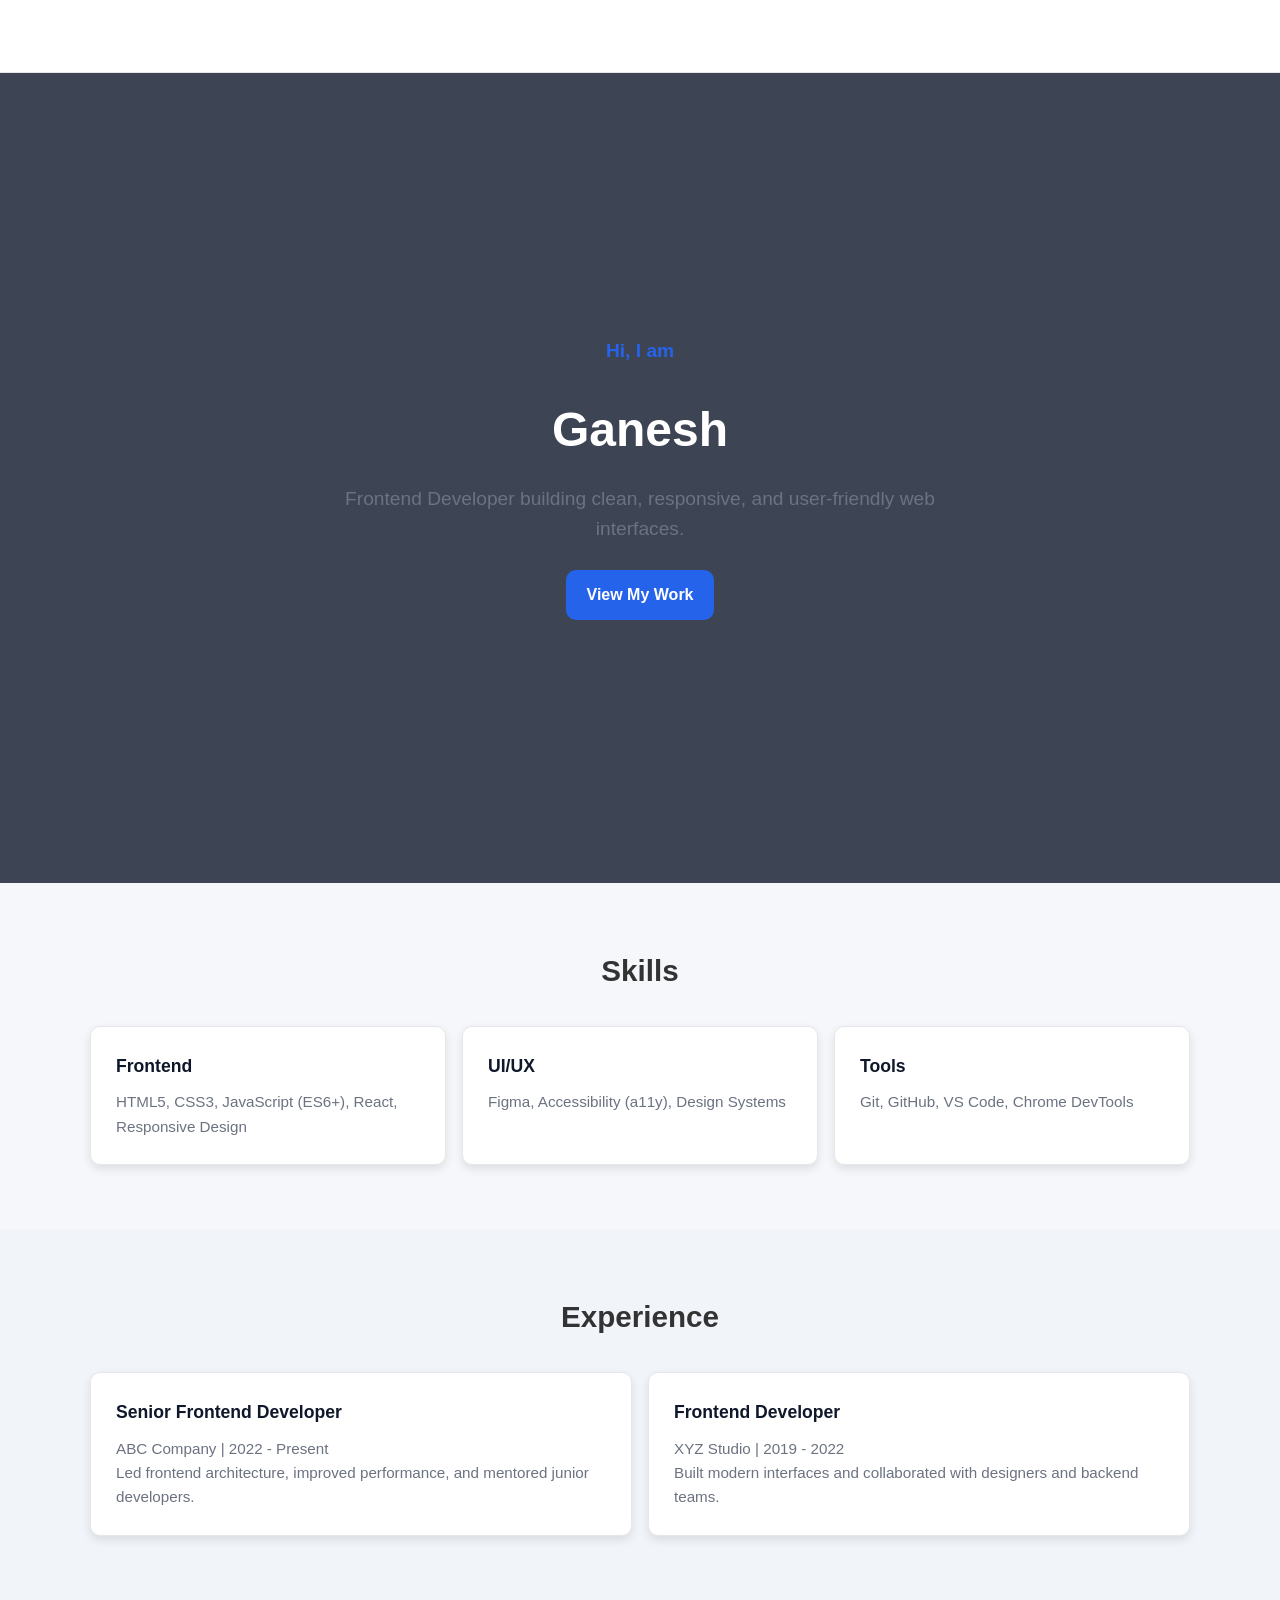
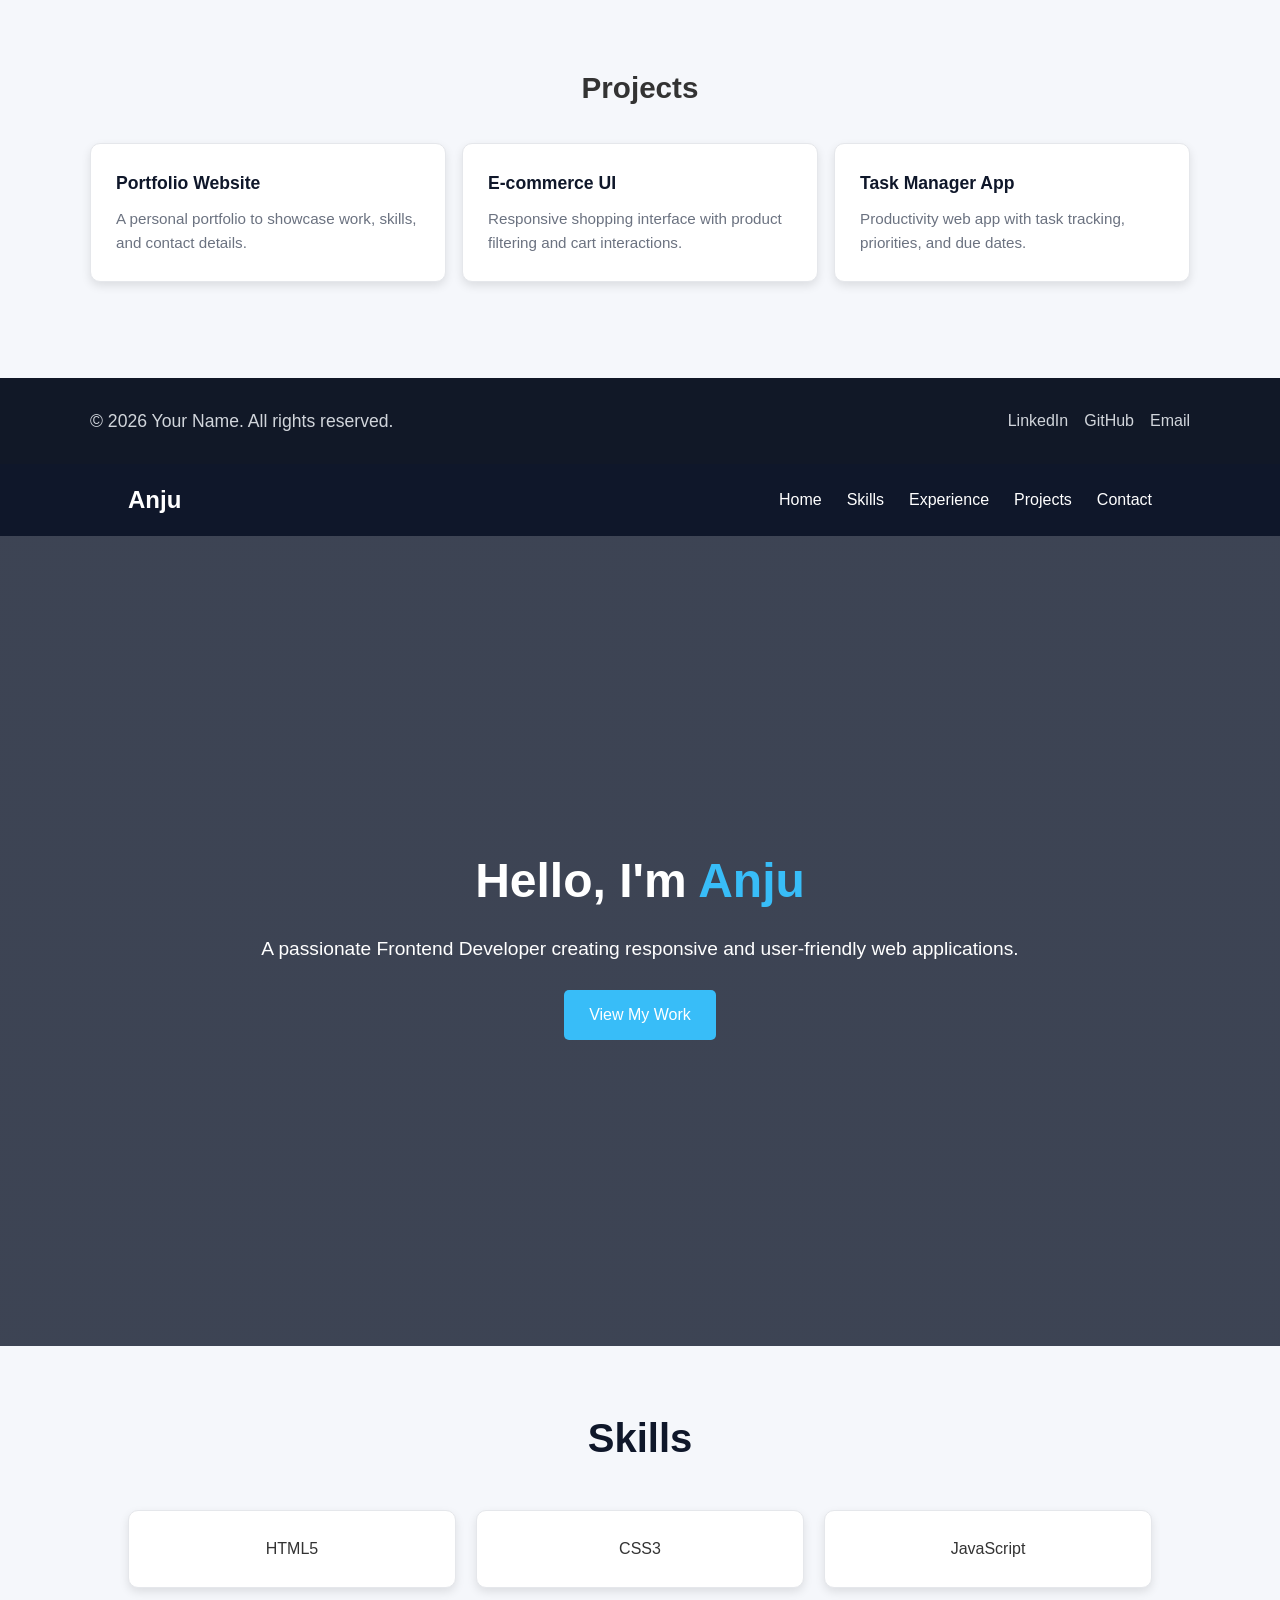
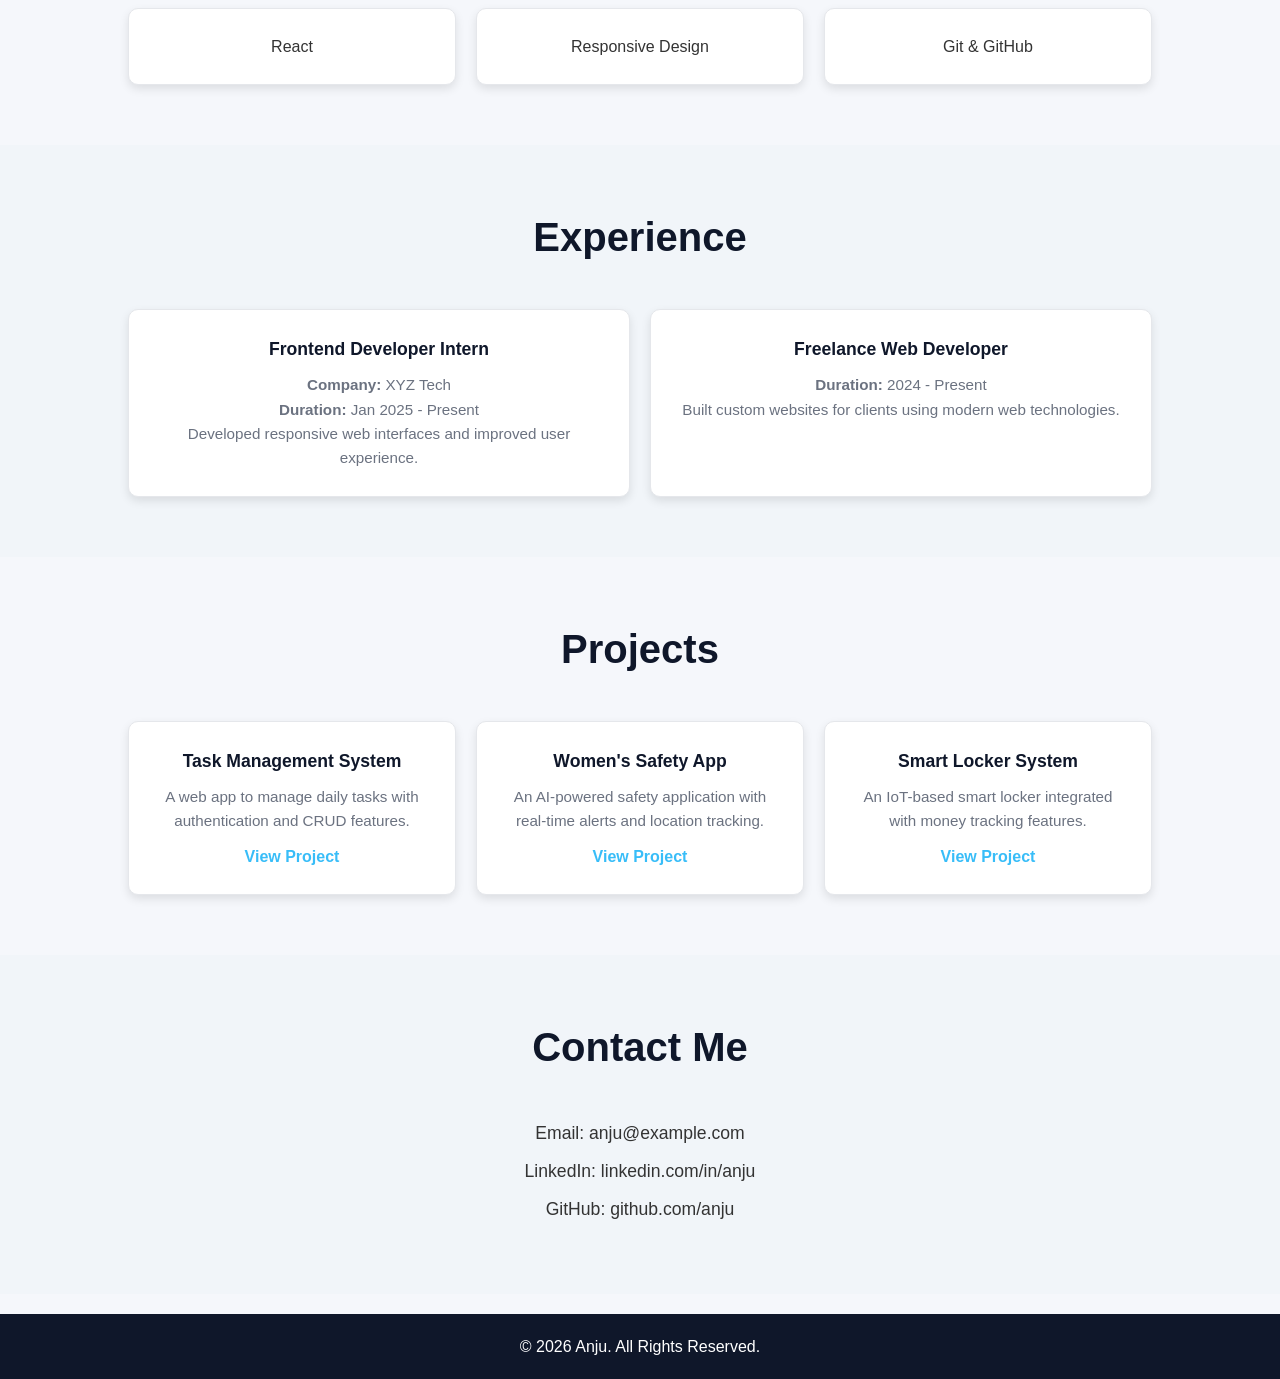
<file: Index.html>
<!DOCTYPE html>
<html lang="en">
  <head>
    <meta charset="UTF-8" />
    <meta name="viewport" content="width=device-width, initial-scale=1.0" />
    <title>My Portfolio</title>
    <link rel="stylesheet" href="style.css" />
  </head>
  <body>
    <header class="site-header">
      <nav class="navbar container">
        <a href="#" class="logo">MyPortfolio</a>
        <ul class="nav-links">
          <li><a href="#home">Home</a></li>
          <li><a href="#skills">Skills</a></li>
          <li><a href="#experience">Experience</a></li>
          <li><a href="#projects">Projects</a></li>
          <li><a href="#contact">Contact</a></li>
        </ul>
      </nav>
    </header>

    <main id="home">
      <section class="hero">
        <div class="container hero-content">
          <p class="intro">Hi, I am</p>
          <h1>Ganesh</h1>
          <p class="tagline">
            Frontend Developer building clean, responsive, and user-friendly
            web interfaces.
          </p>
          <a href="#projects" class="btn-primary">View My Work</a>
        </div>
      </section>

      <section id="skills" class="info-section">
        <div class="container">
          <h2>Skills</h2>
          <div class="card-grid">
            <article class="card">
              <h3>Frontend</h3>
              <p>HTML5, CSS3, JavaScript (ES6+), React, Responsive Design</p>
            </article>
            <article class="card">
              <h3>UI/UX</h3>
              <p>Figma, Accessibility (a11y), Design Systems</p>
            </article>
            <article class="card">
              <h3>Tools</h3>
              <p>Git, GitHub, VS Code, Chrome DevTools</p>
            </article>
          </div>
        </div>
      </section>

      <section id="experience" class="info-section alt-bg">
        <div class="container">
          <h2>Experience</h2>
          <div class="card-grid">
            <article class="card">
              <h3>Senior Frontend Developer</h3>
              <p>ABC Company | 2022 - Present</p>
              <p>
                Led frontend architecture, improved performance, and mentored
                junior developers.
              </p>
            </article>
            <article class="card">
              <h3>Frontend Developer</h3>
              <p>XYZ Studio | 2019 - 2022</p>
              <p>
                Built modern interfaces and collaborated with designers and
                backend teams.
              </p>
            </article>
          </div>
        </div>
      </section>

      <section id="projects" class="info-section">
        <div class="container">
          <h2>Projects</h2>
          <div class="card-grid">
            <article class="card">
              <h3>Portfolio Website</h3>
              <p>
                A personal portfolio to showcase work, skills, and contact
                details.
              </p>
            </article>
            <article class="card">
              <h3>E-commerce UI</h3>
              <p>
                Responsive shopping interface with product filtering and cart
                interactions.
              </p>
            </article>
            <article class="card">
              <h3>Task Manager App</h3>
              <p>
                Productivity web app with task tracking, priorities, and due
                dates.
              </p>
            </article>
          </div>
        </div>
      </section>
    </main>

    <footer id="contact" class="site-footer">
      <div class="container footer-content">
        <p>&copy; 2026 Your Name. All rights reserved.</p>
        <ul class="social-links">
          <li><a href="#">LinkedIn</a></li>
          <li><a href="#">GitHub</a></li>
          <li><a href="#">Email</a></li>
        </ul>
      </div>
    </footer>
  </body>
</html>
<!DOCTYPE html>
<html lang="en">
<head>
    <meta charset="UTF-8">
    <meta name="viewport" content="width=device-width, initial-scale=1.0">
    <title>Anju | Portfolio</title>
    <link rel="stylesheet" href="style.css">
</head>
<body>

    <!-- ===== Navbar ===== -->
    <header>
        <nav class="navbar">
            <div class="logo">Anju</div>
            <ul class="nav-links">
                <li><a href="#home">Home</a></li>
                <li><a href="#skills">Skills</a></li>
                <li><a href="#experience">Experience</a></li>
                <li><a href="#projects">Projects</a></li>
                <li><a href="#contact">Contact</a></li>
            </ul>
        </nav>
    </header>

    <!-- ===== Hero Section ===== -->
    <section id="home" class="hero">
        <div class="hero-content">
            <h1>Hello, I'm <span>Anju</span></h1>
            <p>A passionate Frontend Developer creating responsive and user-friendly web applications.</p>
            <a href="#projects" class="btn">View My Work</a>
        </div>
    </section>

    <!-- ===== Skills Section ===== -->
    <section id="skills" class="section">
        <h2>Skills</h2>
        <div class="card-container">
            <div class="card">HTML5</div>
            <div class="card">CSS3</div>
            <div class="card">JavaScript</div>
            <div class="card">React</div>
            <div class="card">Responsive Design</div>
            <div class="card">Git & GitHub</div>
        </div>
    </section>

    <!-- ===== Experience Section ===== -->
    <section id="experience" class="section alt-bg">
        <h2>Experience</h2>
        <div class="card-container">
            <div class="card">
                <h3>Frontend Developer Intern</h3>
                <p><strong>Company:</strong> XYZ Tech</p>
                <p><strong>Duration:</strong> Jan 2025 - Present</p>
                <p>Developed responsive web interfaces and improved user experience.</p>
            </div>
            <div class="card">
                <h3>Freelance Web Developer</h3>
                <p><strong>Duration:</strong> 2024 - Present</p>
                <p>Built custom websites for clients using modern web technologies.</p>
            </div>
        </div>
    </section>

    <!-- ===== Projects Section ===== -->
    <section id="projects" class="section">
        <h2>Projects</h2>
        <div class="card-container">
            <div class="card">
                <h3>Task Management System</h3>
                <p>A web app to manage daily tasks with authentication and CRUD features.</p>
                <a href="#" class="project-link">View Project</a>
            </div>
            <div class="card">
                <h3>Women's Safety App</h3>
                <p>An AI-powered safety application with real-time alerts and location tracking.</p>
                <a href="#" class="project-link">View Project</a>
            </div>
            <div class="card">
                <h3>Smart Locker System</h3>
                <p>An IoT-based smart locker integrated with money tracking features.</p>
                <a href="#" class="project-link">View Project</a>
            </div>
        </div>
    </section>

    <!-- ===== Contact Section ===== -->
    <section id="contact" class="section alt-bg">
        <h2>Contact Me</h2>
        <p>Email: anju@example.com</p>
        <p>LinkedIn: linkedin.com/in/anju</p>
        <p>GitHub: github.com/anju</p>
    </section>

    <!-- ===== Footer ===== -->
    <footer>
        <p>&copy; 2026 Anju. All Rights Reserved.</p>
    </footer>

</body>
</html>
</file>
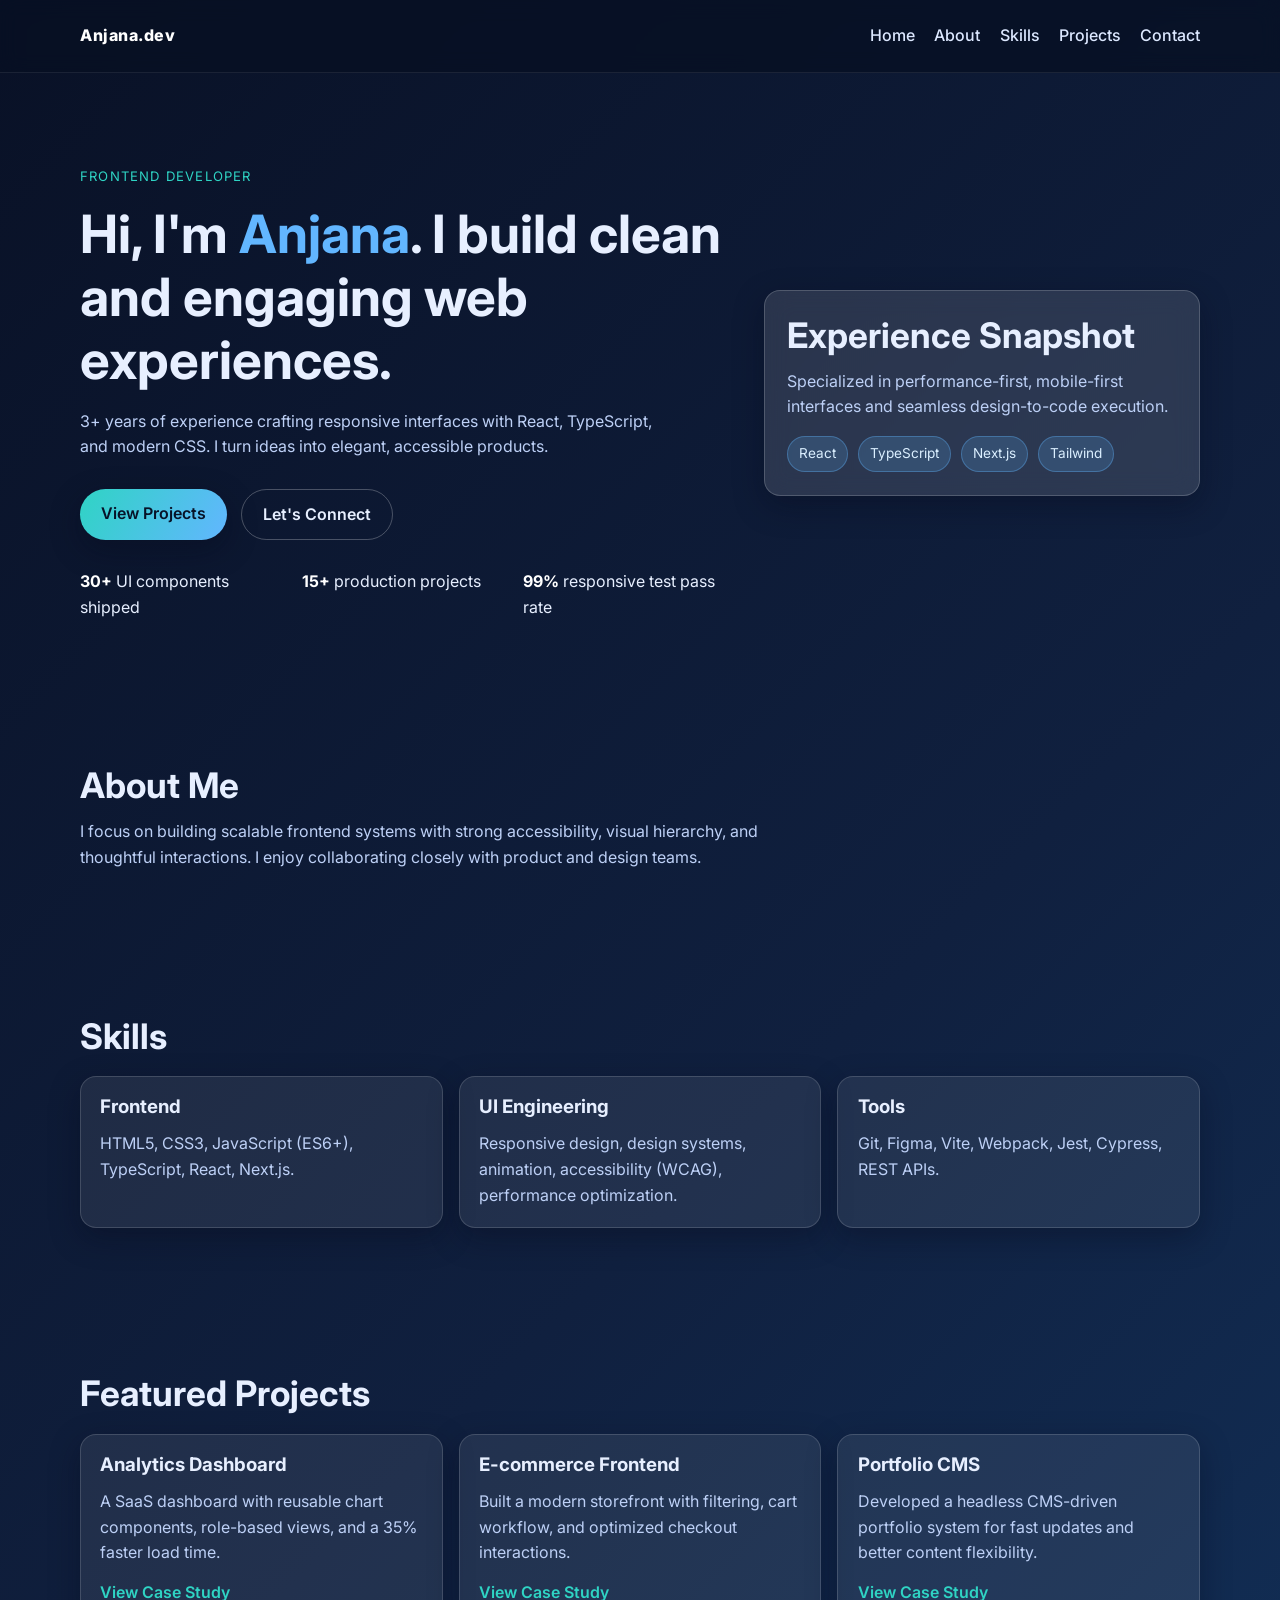
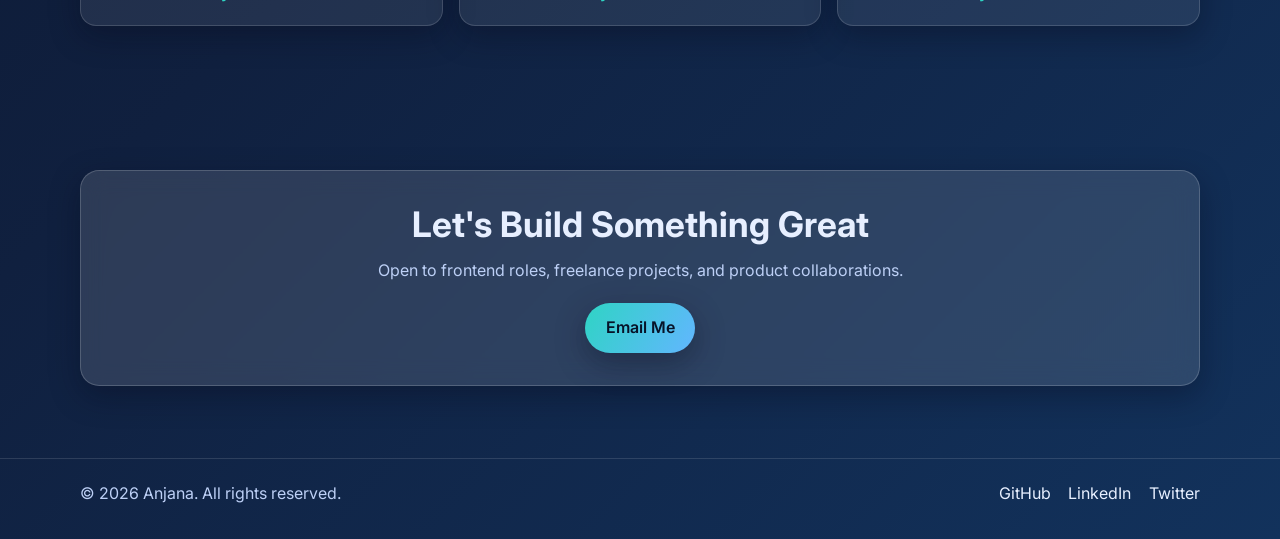
<file: port/index.html>
<!DOCTYPE html>
<html lang="en">
<head>
  <meta charset="UTF-8" />
  <meta name="viewport" content="width=device-width, initial-scale=1.0" />
  <meta
    name="description"
    content="Frontend developer portfolio showcasing skills, experience, and featured projects."
  />
  <title>Anjana | Frontend Developer Portfolio</title>
  <link rel="preconnect" href="https://fonts.googleapis.com" />
  <link rel="preconnect" href="https://fonts.gstatic.com" crossorigin />
  <link
    href="https://fonts.googleapis.com/css2?family=Inter:wght@400;500;600;700;800&display=swap"
    rel="stylesheet"
  />
  <link rel="stylesheet" href="style1.css" />
</head>
<body>
  <header class="site-header">
    <nav class="nav container" aria-label="Main navigation">
      <a class="logo" href="#home" aria-label="Homepage">Anjana.dev</a>
      <button class="menu-toggle" aria-label="Toggle menu" aria-expanded="false" aria-controls="nav-links">
        <span></span>
        <span></span>
        <span></span>
      </button>
      <ul id="nav-links" class="nav-links">
        <li><a href="#home">Home</a></li>
        <li><a href="#about">About</a></li>
        <li><a href="#skills">Skills</a></li>
        <li><a href="#projects">Projects</a></li>
        <li><a href="#contact">Contact</a></li>
      </ul>
    </nav>
  </header>

  <main>
    <section id="home" class="hero section">
      <div class="container hero-grid">
        <div class="hero-content">
          <p class="eyebrow">Frontend Developer</p>
          <h1>Hi, I'm <span class="accent">Anjana</span>. I build clean and engaging web experiences.</h1>
          <p class="hero-subtitle">
            3+ years of experience crafting responsive interfaces with React, TypeScript, and modern CSS.
            I turn ideas into elegant, accessible products.
          </p>
          <div class="cta-group">
            <a class="btn btn-primary" href="#projects">View Projects</a>
            <a class="btn btn-secondary" href="#contact">Let's Connect</a>
          </div>
          <ul class="quick-stats" aria-label="Key experience highlights">
            <li><strong>30+</strong> UI components shipped</li>
            <li><strong>15+</strong> production projects</li>
            <li><strong>99%</strong> responsive test pass rate</li>
          </ul>
        </div>

        <aside class="hero-card glass" aria-label="Professional snapshot">
          <h2>Experience Snapshot</h2>
          <p>
            Specialized in performance-first, mobile-first interfaces and seamless design-to-code execution.
          </p>
          <div class="pill-row">
            <span class="pill">React</span>
            <span class="pill">TypeScript</span>
            <span class="pill">Next.js</span>
            <span class="pill">Tailwind</span>
          </div>
        </aside>
      </div>
    </section>

    <section id="about" class="section">
      <div class="container">
        <h2>About Me</h2>
        <p class="section-intro">
          I focus on building scalable frontend systems with strong accessibility, visual hierarchy, and
          thoughtful interactions. I enjoy collaborating closely with product and design teams.
        </p>
      </div>
    </section>

    <section id="skills" class="section">
      <div class="container">
        <h2>Skills</h2>
        <div class="card-grid">
          <article class="card">
            <h3>Frontend</h3>
            <p>HTML5, CSS3, JavaScript (ES6+), TypeScript, React, Next.js.</p>
          </article>
          <article class="card">
            <h3>UI Engineering</h3>
            <p>Responsive design, design systems, animation, accessibility (WCAG), performance optimization.</p>
          </article>
          <article class="card">
            <h3>Tools</h3>
            <p>Git, Figma, Vite, Webpack, Jest, Cypress, REST APIs.</p>
          </article>
        </div>
      </div>
    </section>

    <section id="projects" class="section">
      <div class="container">
        <h2>Featured Projects</h2>
        <div class="card-grid projects-grid">
          <article class="card project-card">
            <h3>Analytics Dashboard</h3>
            <p>
              A SaaS dashboard with reusable chart components, role-based views, and a 35% faster load time.
            </p>
            <a href="#" aria-label="Open Analytics Dashboard project">View Case Study</a>
          </article>
          <article class="card project-card">
            <h3>E-commerce Frontend</h3>
            <p>
              Built a modern storefront with filtering, cart workflow, and optimized checkout interactions.
            </p>
            <a href="#" aria-label="Open E-commerce Frontend project">View Case Study</a>
          </article>
          <article class="card project-card">
            <h3>Portfolio CMS</h3>
            <p>
              Developed a headless CMS-driven portfolio system for fast updates and better content flexibility.
            </p>
            <a href="#" aria-label="Open Portfolio CMS project">View Case Study</a>
          </article>
        </div>
      </div>
    </section>

    <section id="contact" class="section">
      <div class="container contact-box glass">
        <h2>Let's Build Something Great</h2>
        <p>Open to frontend roles, freelance projects, and product collaborations.</p>
        <a class="btn btn-primary" href="mailto:anjana@example.com">Email Me</a>
      </div>
    </section>
  </main>

  <footer class="site-footer">
    <div class="container footer-wrap">
      <p>&copy; 2026 Anjana. All rights reserved.</p>
      <ul class="social-links" aria-label="Social media links">
        <li><a href="#" aria-label="GitHub profile">GitHub</a></li>
        <li><a href="#" aria-label="LinkedIn profile">LinkedIn</a></li>
        <li><a href="#" aria-label="Twitter profile">Twitter</a></li>
      </ul>
    </div>
  </footer>

  <script>
    const toggle = document.querySelector(".menu-toggle");
    const navLinks = document.querySelector(".nav-links");

    toggle.addEventListener("click", () => {
      const expanded = toggle.getAttribute("aria-expanded") === "true";
      toggle.setAttribute("aria-expanded", String(!expanded));
      navLinks.classList.toggle("open");
    });

    navLinks.querySelectorAll("a").forEach((link) => {
      link.addEventListener("click", () => {
        navLinks.classList.remove("open");
        toggle.setAttribute("aria-expanded", "false");
      });
    });
  </script>
</body>
</html>
</file>
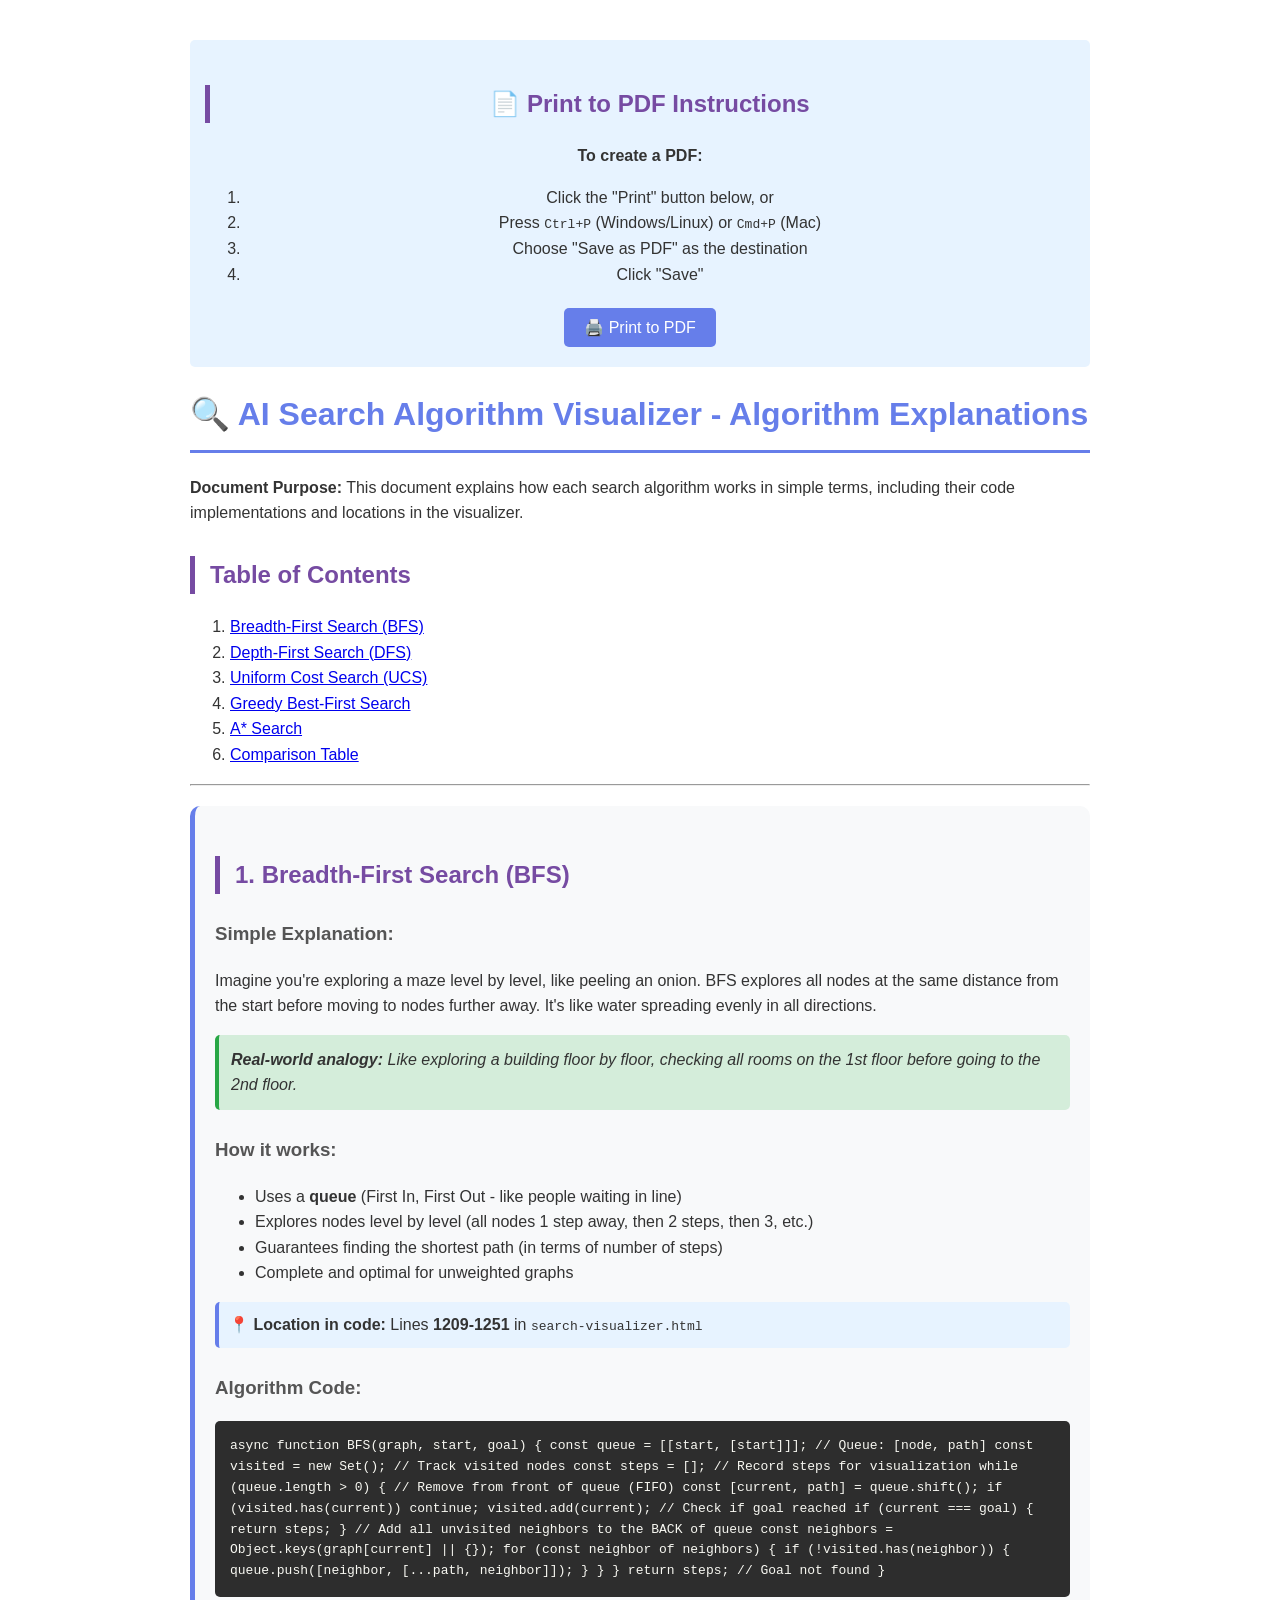
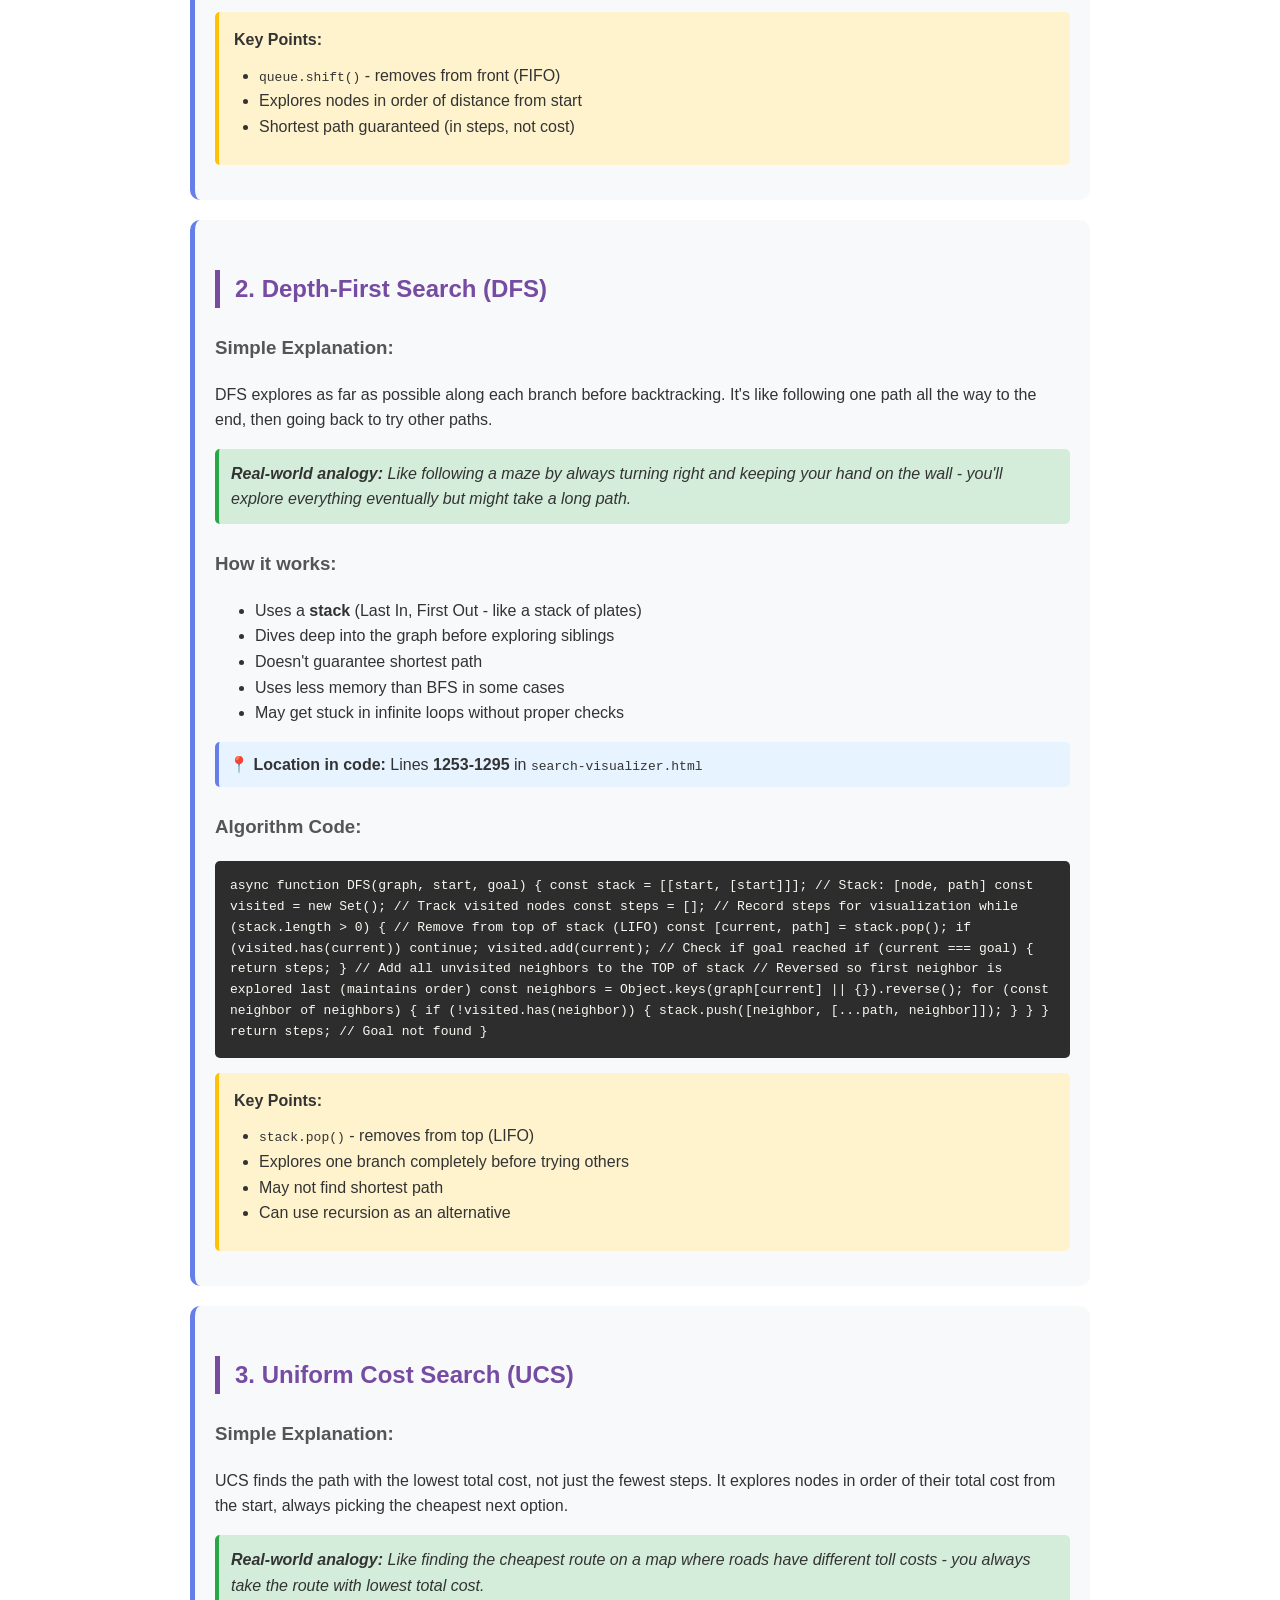
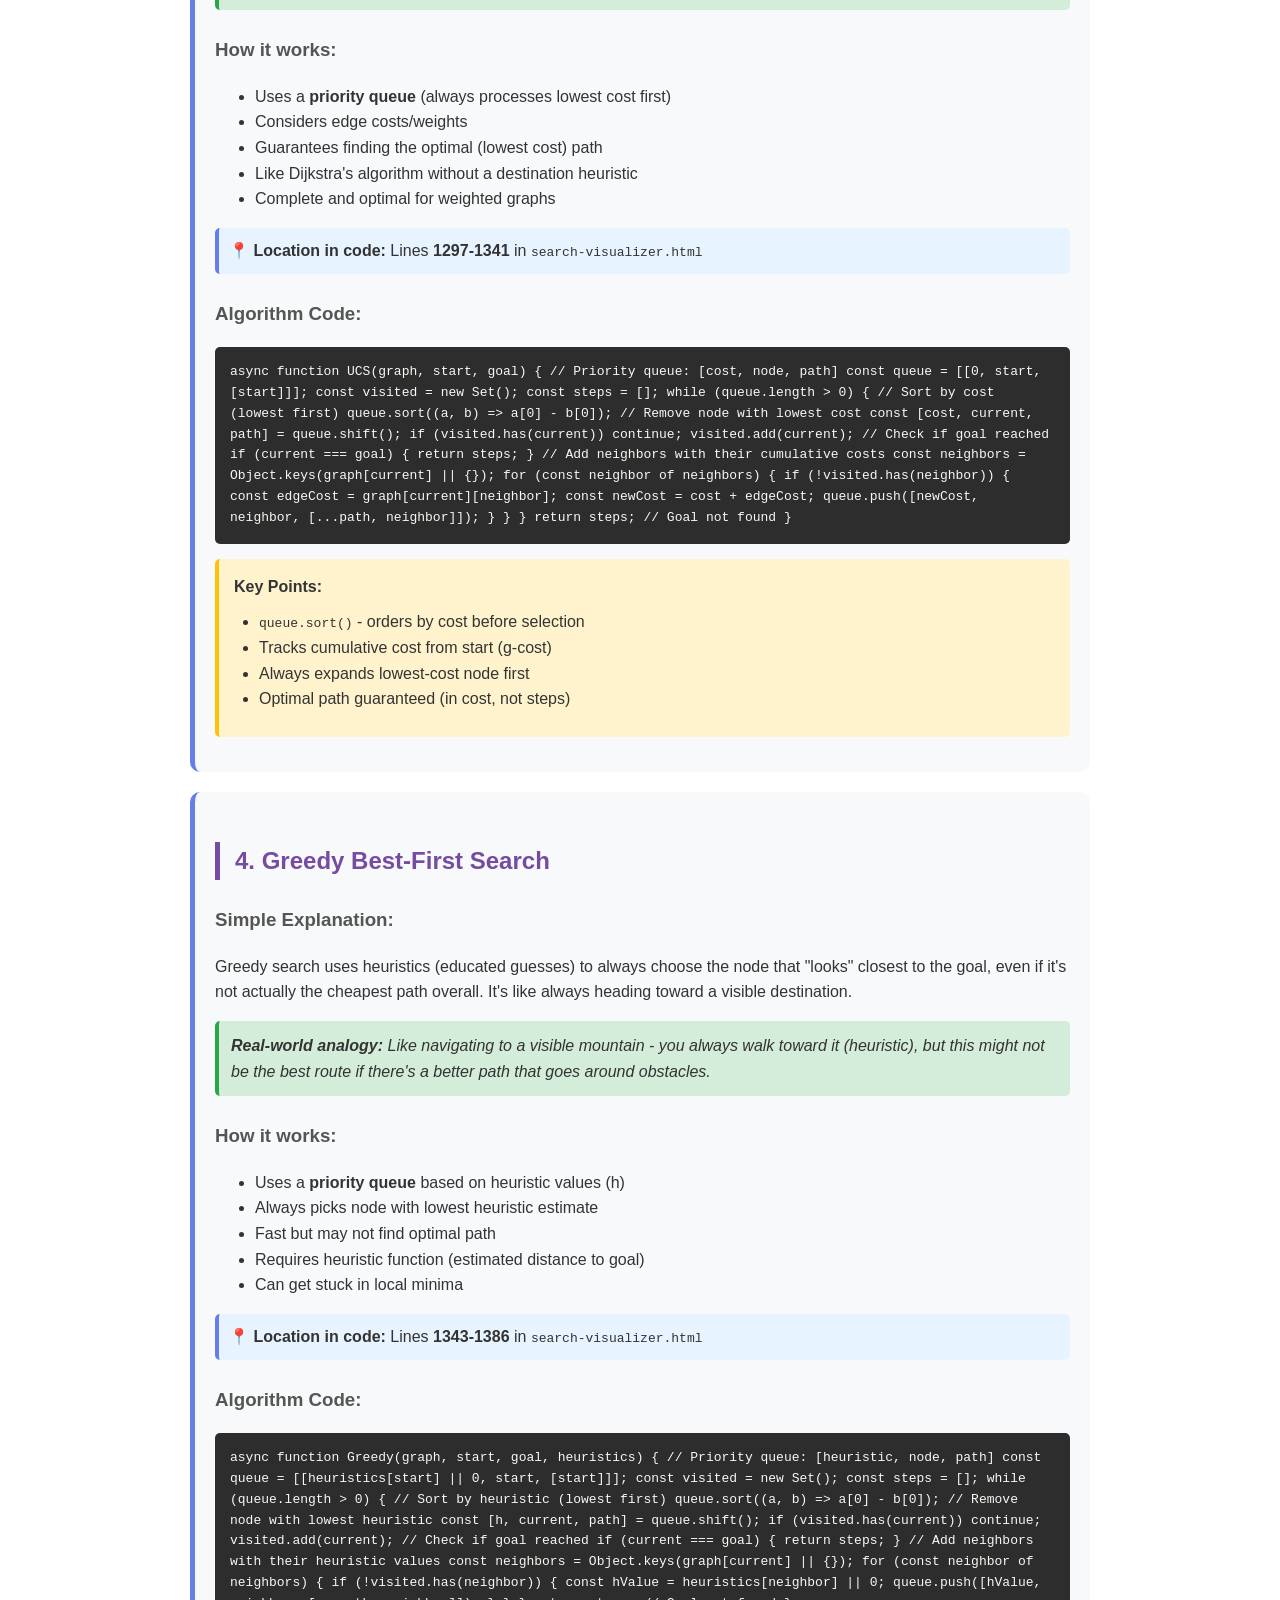
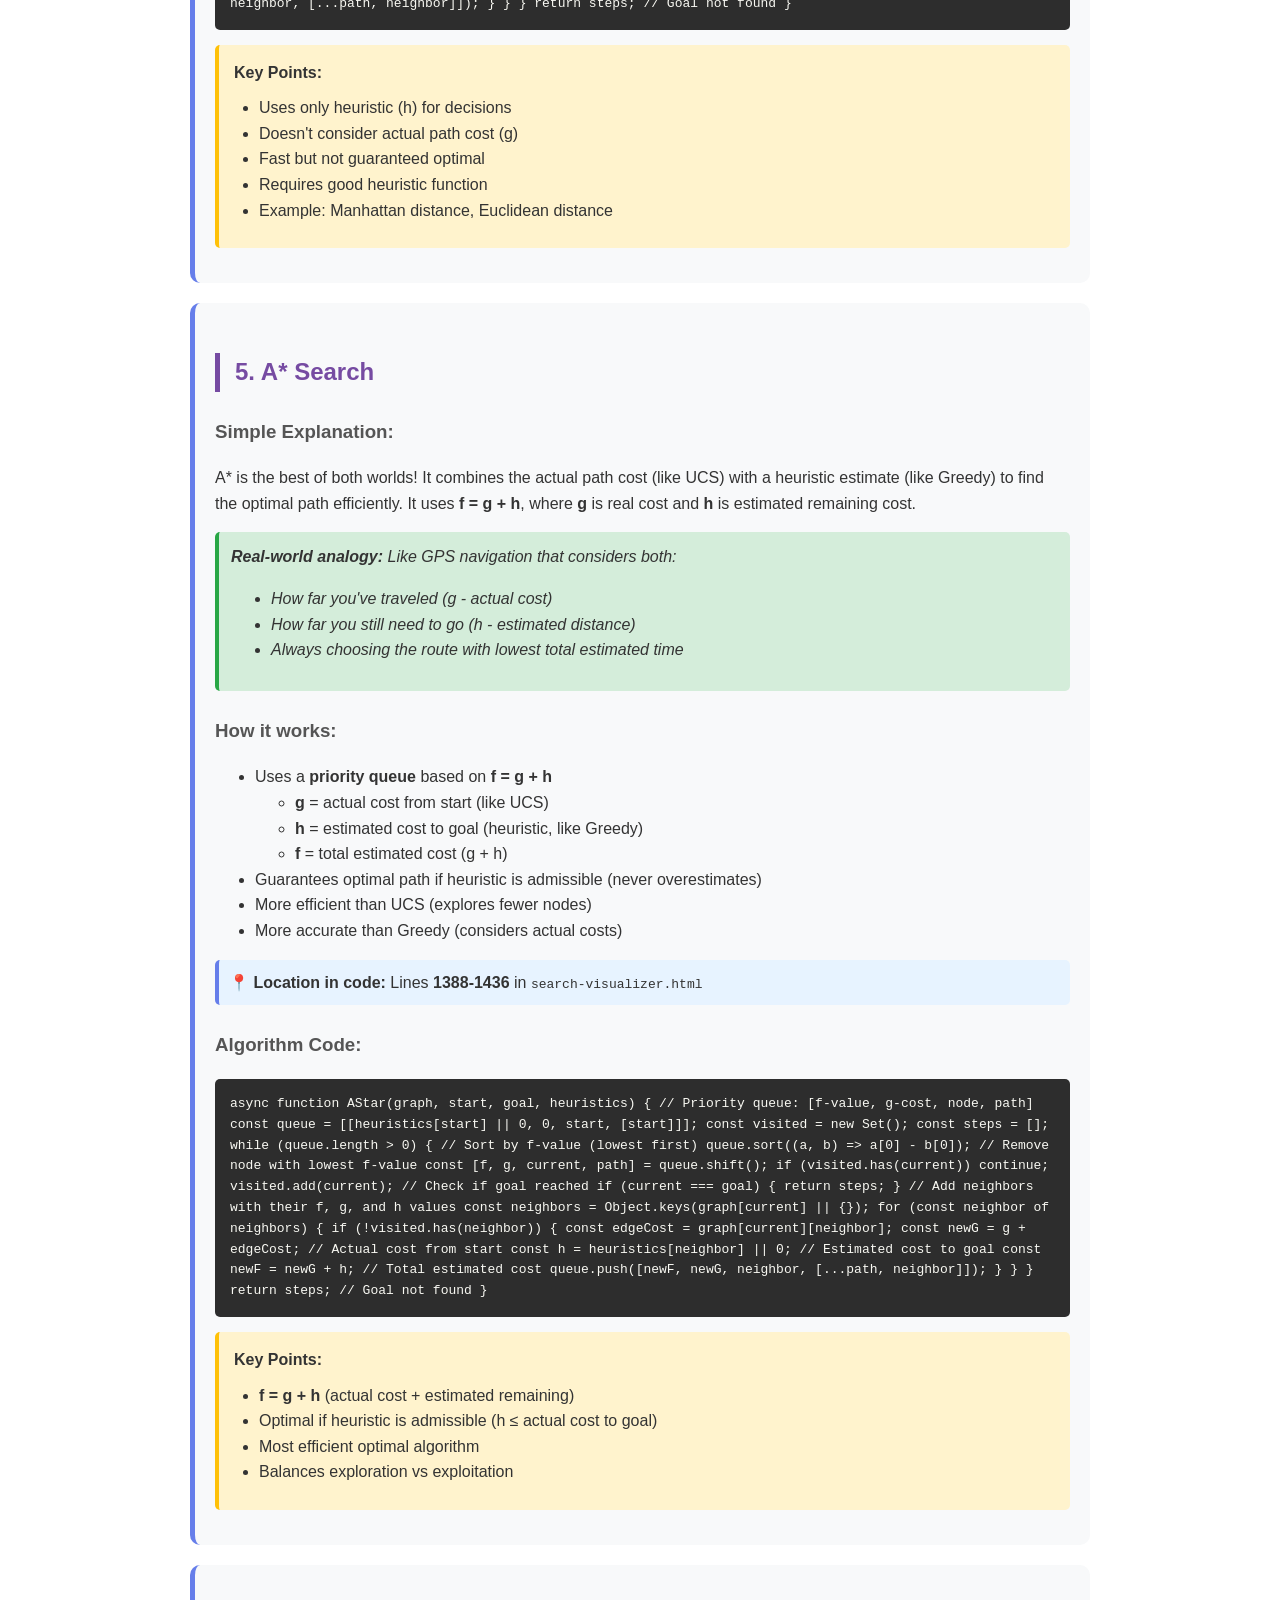
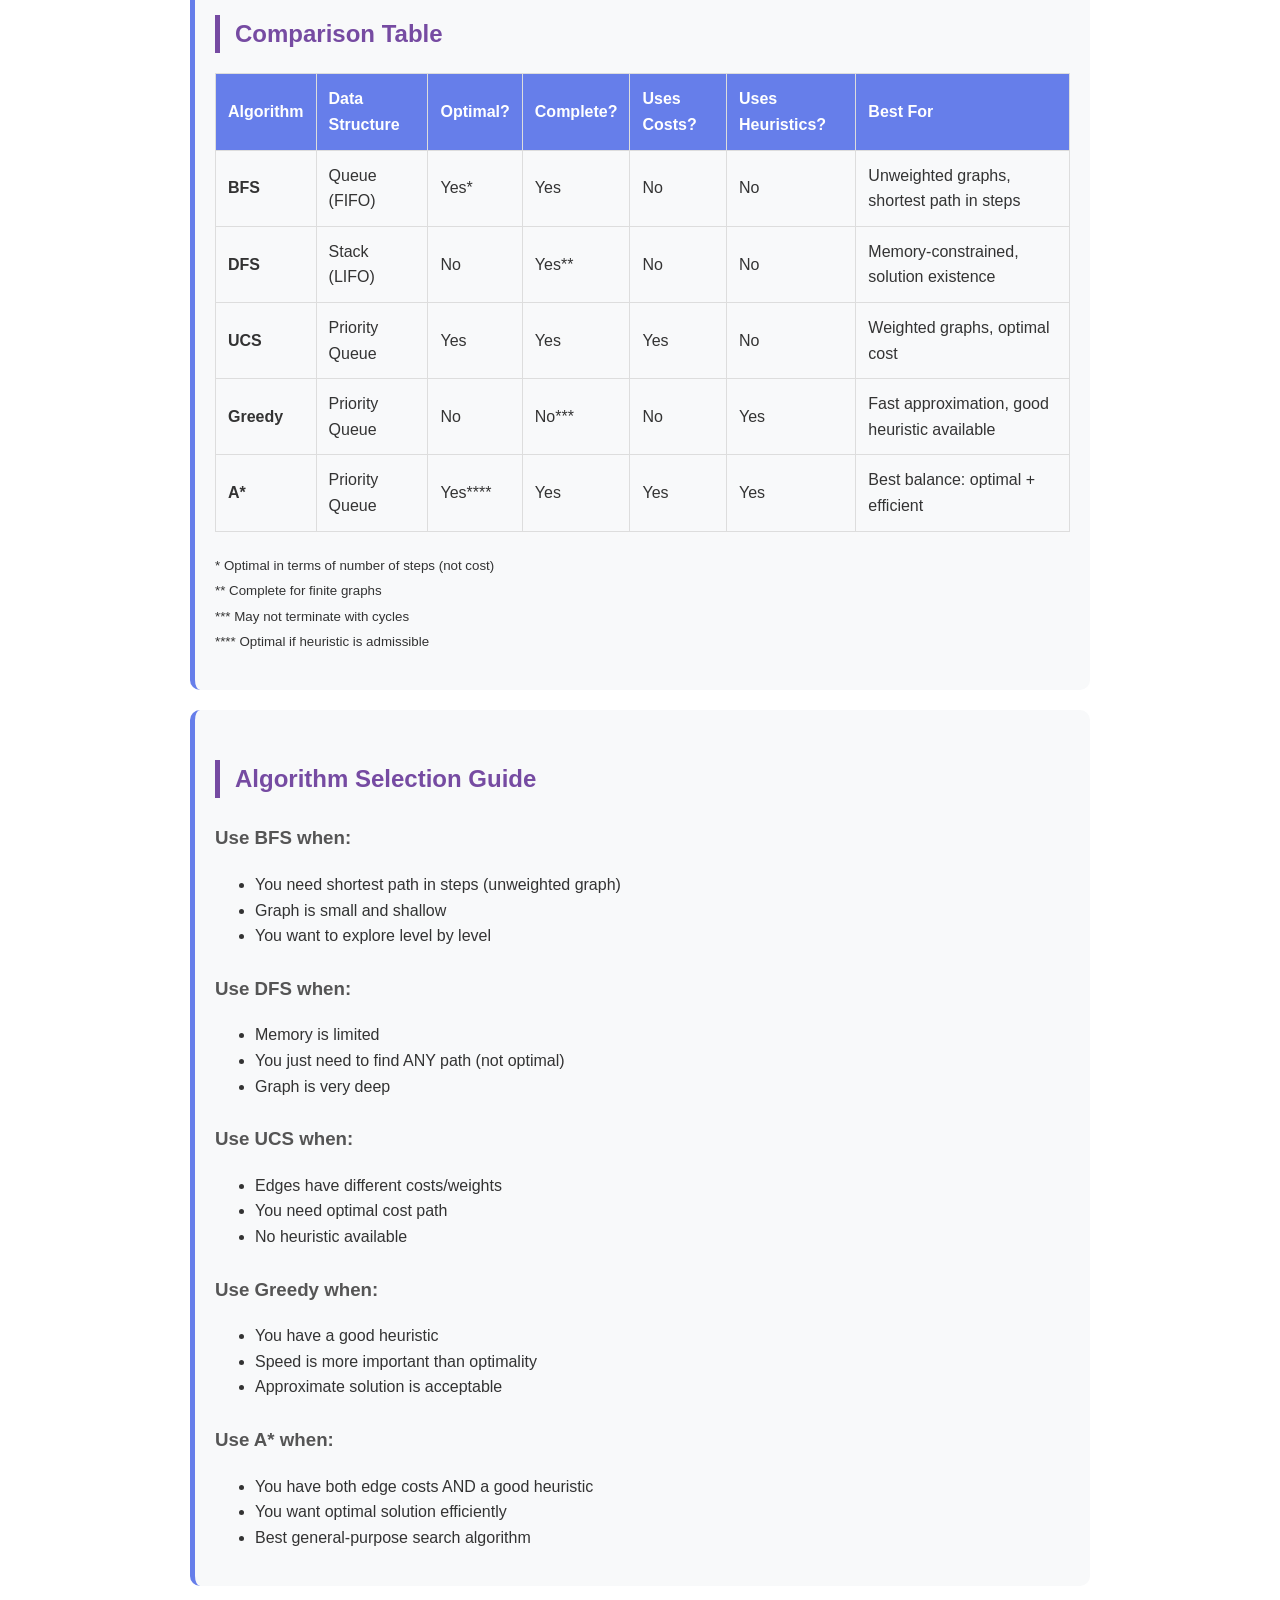
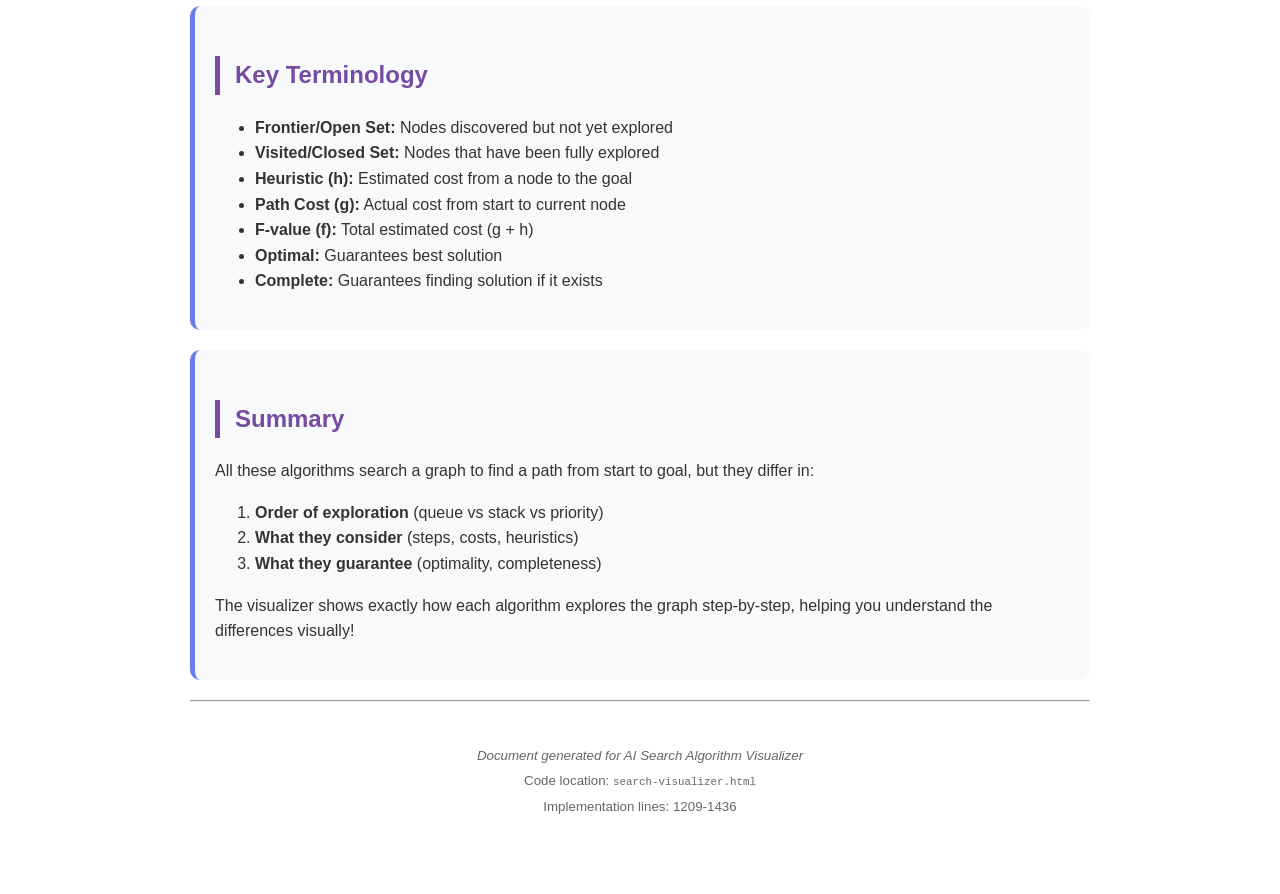
<file: Algorithm-Explanations.html>
<!DOCTYPE html>
<html lang="en">
<head>
    <meta charset="UTF-8">
    <meta name="viewport" content="width=device-width, initial-scale=1.0">
    <title>AI Search Algorithm Explanations</title>
    <style>
        @media print {
            body {
                margin: 0;
                padding: 20px;
            }
            .no-print {
                display: none;
            }
            @page {
                margin: 2cm;
            }
        }
        body {
            font-family: 'Segoe UI', Tahoma, Geneva, Verdana, sans-serif;
            line-height: 1.6;
            max-width: 900px;
            margin: 0 auto;
            padding: 20px;
            background: #fff;
            color: #333;
        }
        h1 {
            color: #667eea;
            border-bottom: 3px solid #667eea;
            padding-bottom: 10px;
        }
        h2 {
            color: #764ba2;
            margin-top: 30px;
            border-left: 5px solid #764ba2;
            padding-left: 15px;
        }
        h3 {
            color: #555;
            margin-top: 25px;
        }
        .algorithm-section {
            background: #f8f9fa;
            border-radius: 10px;
            padding: 20px;
            margin: 20px 0;
            border-left: 5px solid #667eea;
        }
        .code-block {
            background: #2d2d2d;
            color: #f8f8f2;
            padding: 15px;
            border-radius: 5px;
            overflow-x: auto;
            font-family: 'Courier New', monospace;
            font-size: 13px;
            margin: 15px 0;
        }
        .code-block code {
            background: transparent;
            padding: 0;
        }
        .location {
            background: #e7f3ff;
            padding: 10px;
            border-radius: 5px;
            margin: 10px 0;
            border-left: 4px solid #667eea;
        }
        .key-points {
            background: #fff3cd;
            padding: 15px;
            border-radius: 5px;
            margin: 15px 0;
            border-left: 4px solid #ffc107;
        }
        .key-points ul {
            margin: 10px 0;
            padding-left: 25px;
        }
        table {
            width: 100%;
            border-collapse: collapse;
            margin: 20px 0;
        }
        th, td {
            border: 1px solid #ddd;
            padding: 12px;
            text-align: left;
        }
        th {
            background: #667eea;
            color: white;
            font-weight: bold;
        }
        tr:nth-child(even) {
            background: #f8f9fa;
        }
        .no-print {
            background: #e7f3ff;
            padding: 15px;
            border-radius: 5px;
            margin: 20px 0;
            text-align: center;
        }
        .btn {
            background: #667eea;
            color: white;
            padding: 10px 20px;
            border: none;
            border-radius: 5px;
            cursor: pointer;
            font-size: 16px;
            margin: 5px;
        }
        .btn:hover {
            background: #764ba2;
        }
        .analogy {
            background: #d4edda;
            padding: 12px;
            border-radius: 5px;
            margin: 10px 0;
            border-left: 4px solid #28a745;
            font-style: italic;
        }
    </style>
</head>
<body>
    <div class="no-print">
        <h2>📄 Print to PDF Instructions</h2>
        <p><strong>To create a PDF:</strong></p>
        <ol>
            <li>Click the "Print" button below, or</li>
            <li>Press <kbd>Ctrl+P</kbd> (Windows/Linux) or <kbd>Cmd+P</kbd> (Mac)</li>
            <li>Choose "Save as PDF" as the destination</li>
            <li>Click "Save"</li>
        </ol>
        <button class="btn" onclick="window.print()">🖨️ Print to PDF</button>
    </div>

    <h1>🔍 AI Search Algorithm Visualizer - Algorithm Explanations</h1>
    
    <p><strong>Document Purpose:</strong> This document explains how each search algorithm works in simple terms, including their code implementations and locations in the visualizer.</p>

    <h2>Table of Contents</h2>
    <ol>
        <li><a href="#bfs">Breadth-First Search (BFS)</a></li>
        <li><a href="#dfs">Depth-First Search (DFS)</a></li>
        <li><a href="#ucs">Uniform Cost Search (UCS)</a></li>
        <li><a href="#greedy">Greedy Best-First Search</a></li>
        <li><a href="#astar">A* Search</a></li>
        <li><a href="#comparison">Comparison Table</a></li>
    </ol>

    <hr>

    <div class="algorithm-section" id="bfs">
        <h2>1. Breadth-First Search (BFS)</h2>
        
        <h3>Simple Explanation:</h3>
        <p>Imagine you're exploring a maze level by level, like peeling an onion. BFS explores all nodes at the same distance from the start before moving to nodes further away. It's like water spreading evenly in all directions.</p>

        <div class="analogy">
            <strong>Real-world analogy:</strong> Like exploring a building floor by floor, checking all rooms on the 1st floor before going to the 2nd floor.
        </div>

        <h3>How it works:</h3>
        <ul>
            <li>Uses a <strong>queue</strong> (First In, First Out - like people waiting in line)</li>
            <li>Explores nodes level by level (all nodes 1 step away, then 2 steps, then 3, etc.)</li>
            <li>Guarantees finding the shortest path (in terms of number of steps)</li>
            <li>Complete and optimal for unweighted graphs</li>
        </ul>

        <div class="location">
            <strong>📍 Location in code:</strong> Lines <strong>1209-1251</strong> in <code>search-visualizer.html</code>
        </div>

        <h3>Algorithm Code:</h3>
        <div class="code-block">
<code>async function BFS(graph, start, goal) {
    const queue = [[start, [start]]];  // Queue: [node, path]
    const visited = new Set();          // Track visited nodes
    const steps = [];                   // Record steps for visualization

    while (queue.length > 0) {
        // Remove from front of queue (FIFO)
        const [current, path] = queue.shift();

        if (visited.has(current)) continue;
        visited.add(current);

        // Check if goal reached
        if (current === goal) {
            return steps;
        }

        // Add all unvisited neighbors to the BACK of queue
        const neighbors = Object.keys(graph[current] || {});
        for (const neighbor of neighbors) {
            if (!visited.has(neighbor)) {
                queue.push([neighbor, [...path, neighbor]]);
            }
        }
    }
    
    return steps;  // Goal not found
}</code>
        </div>

        <div class="key-points">
            <strong>Key Points:</strong>
            <ul>
                <li><code>queue.shift()</code> - removes from front (FIFO)</li>
                <li>Explores nodes in order of distance from start</li>
                <li>Shortest path guaranteed (in steps, not cost)</li>
            </ul>
        </div>
    </div>

    <div class="algorithm-section" id="dfs">
        <h2>2. Depth-First Search (DFS)</h2>
        
        <h3>Simple Explanation:</h3>
        <p>DFS explores as far as possible along each branch before backtracking. It's like following one path all the way to the end, then going back to try other paths.</p>

        <div class="analogy">
            <strong>Real-world analogy:</strong> Like following a maze by always turning right and keeping your hand on the wall - you'll explore everything eventually but might take a long path.
        </div>

        <h3>How it works:</h3>
        <ul>
            <li>Uses a <strong>stack</strong> (Last In, First Out - like a stack of plates)</li>
            <li>Dives deep into the graph before exploring siblings</li>
            <li>Doesn't guarantee shortest path</li>
            <li>Uses less memory than BFS in some cases</li>
            <li>May get stuck in infinite loops without proper checks</li>
        </ul>

        <div class="location">
            <strong>📍 Location in code:</strong> Lines <strong>1253-1295</strong> in <code>search-visualizer.html</code>
        </div>

        <h3>Algorithm Code:</h3>
        <div class="code-block">
<code>async function DFS(graph, start, goal) {
    const stack = [[start, [start]]];  // Stack: [node, path]
    const visited = new Set();          // Track visited nodes
    const steps = [];                   // Record steps for visualization

    while (stack.length > 0) {
        // Remove from top of stack (LIFO)
        const [current, path] = stack.pop();

        if (visited.has(current)) continue;
        visited.add(current);

        // Check if goal reached
        if (current === goal) {
            return steps;
        }

        // Add all unvisited neighbors to the TOP of stack
        // Reversed so first neighbor is explored last (maintains order)
        const neighbors = Object.keys(graph[current] || {}).reverse();
        for (const neighbor of neighbors) {
            if (!visited.has(neighbor)) {
                stack.push([neighbor, [...path, neighbor]]);
            }
        }
    }
    
    return steps;  // Goal not found
}</code>
        </div>

        <div class="key-points">
            <strong>Key Points:</strong>
            <ul>
                <li><code>stack.pop()</code> - removes from top (LIFO)</li>
                <li>Explores one branch completely before trying others</li>
                <li>May not find shortest path</li>
                <li>Can use recursion as an alternative</li>
            </ul>
        </div>
    </div>

    <div class="algorithm-section" id="ucs">
        <h2>3. Uniform Cost Search (UCS)</h2>
        
        <h3>Simple Explanation:</h3>
        <p>UCS finds the path with the lowest total cost, not just the fewest steps. It explores nodes in order of their total cost from the start, always picking the cheapest next option.</p>

        <div class="analogy">
            <strong>Real-world analogy:</strong> Like finding the cheapest route on a map where roads have different toll costs - you always take the route with lowest total cost.
        </div>

        <h3>How it works:</h3>
        <ul>
            <li>Uses a <strong>priority queue</strong> (always processes lowest cost first)</li>
            <li>Considers edge costs/weights</li>
            <li>Guarantees finding the optimal (lowest cost) path</li>
            <li>Like Dijkstra's algorithm without a destination heuristic</li>
            <li>Complete and optimal for weighted graphs</li>
        </ul>

        <div class="location">
            <strong>📍 Location in code:</strong> Lines <strong>1297-1341</strong> in <code>search-visualizer.html</code>
        </div>

        <h3>Algorithm Code:</h3>
        <div class="code-block">
<code>async function UCS(graph, start, goal) {
    // Priority queue: [cost, node, path]
    const queue = [[0, start, [start]]];
    const visited = new Set();
    const steps = [];

    while (queue.length > 0) {
        // Sort by cost (lowest first)
        queue.sort((a, b) => a[0] - b[0]);
        
        // Remove node with lowest cost
        const [cost, current, path] = queue.shift();

        if (visited.has(current)) continue;
        visited.add(current);

        // Check if goal reached
        if (current === goal) {
            return steps;
        }

        // Add neighbors with their cumulative costs
        const neighbors = Object.keys(graph[current] || {});
        for (const neighbor of neighbors) {
            if (!visited.has(neighbor)) {
                const edgeCost = graph[current][neighbor];
                const newCost = cost + edgeCost;
                queue.push([newCost, neighbor, [...path, neighbor]]);
            }
        }
    }
    
    return steps;  // Goal not found
}</code>
        </div>

        <div class="key-points">
            <strong>Key Points:</strong>
            <ul>
                <li><code>queue.sort()</code> - orders by cost before selection</li>
                <li>Tracks cumulative cost from start (g-cost)</li>
                <li>Always expands lowest-cost node first</li>
                <li>Optimal path guaranteed (in cost, not steps)</li>
            </ul>
        </div>
    </div>

    <div class="algorithm-section" id="greedy">
        <h2>4. Greedy Best-First Search</h2>
        
        <h3>Simple Explanation:</h3>
        <p>Greedy search uses heuristics (educated guesses) to always choose the node that "looks" closest to the goal, even if it's not actually the cheapest path overall. It's like always heading toward a visible destination.</p>

        <div class="analogy">
            <strong>Real-world analogy:</strong> Like navigating to a visible mountain - you always walk toward it (heuristic), but this might not be the best route if there's a better path that goes around obstacles.
        </div>

        <h3>How it works:</h3>
        <ul>
            <li>Uses a <strong>priority queue</strong> based on heuristic values (h)</li>
            <li>Always picks node with lowest heuristic estimate</li>
            <li>Fast but may not find optimal path</li>
            <li>Requires heuristic function (estimated distance to goal)</li>
            <li>Can get stuck in local minima</li>
        </ul>

        <div class="location">
            <strong>📍 Location in code:</strong> Lines <strong>1343-1386</strong> in <code>search-visualizer.html</code>
        </div>

        <h3>Algorithm Code:</h3>
        <div class="code-block">
<code>async function Greedy(graph, start, goal, heuristics) {
    // Priority queue: [heuristic, node, path]
    const queue = [[heuristics[start] || 0, start, [start]]];
    const visited = new Set();
    const steps = [];

    while (queue.length > 0) {
        // Sort by heuristic (lowest first)
        queue.sort((a, b) => a[0] - b[0]);
        
        // Remove node with lowest heuristic
        const [h, current, path] = queue.shift();

        if (visited.has(current)) continue;
        visited.add(current);

        // Check if goal reached
        if (current === goal) {
            return steps;
        }

        // Add neighbors with their heuristic values
        const neighbors = Object.keys(graph[current] || {});
        for (const neighbor of neighbors) {
            if (!visited.has(neighbor)) {
                const hValue = heuristics[neighbor] || 0;
                queue.push([hValue, neighbor, [...path, neighbor]]);
            }
        }
    }
    
    return steps;  // Goal not found
}</code>
        </div>

        <div class="key-points">
            <strong>Key Points:</strong>
            <ul>
                <li>Uses only heuristic (h) for decisions</li>
                <li>Doesn't consider actual path cost (g)</li>
                <li>Fast but not guaranteed optimal</li>
                <li>Requires good heuristic function</li>
                <li>Example: Manhattan distance, Euclidean distance</li>
            </ul>
        </div>
    </div>

    <div class="algorithm-section" id="astar">
        <h2>5. A* Search</h2>
        
        <h3>Simple Explanation:</h3>
        <p>A* is the best of both worlds! It combines the actual path cost (like UCS) with a heuristic estimate (like Greedy) to find the optimal path efficiently. It uses <strong>f = g + h</strong>, where <strong>g</strong> is real cost and <strong>h</strong> is estimated remaining cost.</p>

        <div class="analogy">
            <strong>Real-world analogy:</strong> Like GPS navigation that considers both:
            <ul>
                <li>How far you've traveled (g - actual cost)</li>
                <li>How far you still need to go (h - estimated distance)</li>
                <li>Always choosing the route with lowest total estimated time</li>
            </ul>
        </div>

        <h3>How it works:</h3>
        <ul>
            <li>Uses a <strong>priority queue</strong> based on <strong>f = g + h</strong>
                <ul>
                    <li><strong>g</strong> = actual cost from start (like UCS)</li>
                    <li><strong>h</strong> = estimated cost to goal (heuristic, like Greedy)</li>
                    <li><strong>f</strong> = total estimated cost (g + h)</li>
                </ul>
            </li>
            <li>Guarantees optimal path if heuristic is admissible (never overestimates)</li>
            <li>More efficient than UCS (explores fewer nodes)</li>
            <li>More accurate than Greedy (considers actual costs)</li>
        </ul>

        <div class="location">
            <strong>📍 Location in code:</strong> Lines <strong>1388-1436</strong> in <code>search-visualizer.html</code>
        </div>

        <h3>Algorithm Code:</h3>
        <div class="code-block">
<code>async function AStar(graph, start, goal, heuristics) {
    // Priority queue: [f-value, g-cost, node, path]
    const queue = [[heuristics[start] || 0, 0, start, [start]]];
    const visited = new Set();
    const steps = [];

    while (queue.length > 0) {
        // Sort by f-value (lowest first)
        queue.sort((a, b) => a[0] - b[0]);
        
        // Remove node with lowest f-value
        const [f, g, current, path] = queue.shift();

        if (visited.has(current)) continue;
        visited.add(current);

        // Check if goal reached
        if (current === goal) {
            return steps;
        }

        // Add neighbors with their f, g, and h values
        const neighbors = Object.keys(graph[current] || {});
        for (const neighbor of neighbors) {
            if (!visited.has(neighbor)) {
                const edgeCost = graph[current][neighbor];
                const newG = g + edgeCost;              // Actual cost from start
                const h = heuristics[neighbor] || 0;    // Estimated cost to goal
                const newF = newG + h;                  // Total estimated cost
                queue.push([newF, newG, neighbor, [...path, neighbor]]);
            }
        }
    }
    
    return steps;  // Goal not found
}</code>
        </div>

        <div class="key-points">
            <strong>Key Points:</strong>
            <ul>
                <li><strong>f = g + h</strong> (actual cost + estimated remaining)</li>
                <li>Optimal if heuristic is admissible (h ≤ actual cost to goal)</li>
                <li>Most efficient optimal algorithm</li>
                <li>Balances exploration vs exploitation</li>
            </ul>
        </div>
    </div>

    <div class="algorithm-section" id="comparison">
        <h2>Comparison Table</h2>
        
        <table>
            <thead>
                <tr>
                    <th>Algorithm</th>
                    <th>Data Structure</th>
                    <th>Optimal?</th>
                    <th>Complete?</th>
                    <th>Uses Costs?</th>
                    <th>Uses Heuristics?</th>
                    <th>Best For</th>
                </tr>
            </thead>
            <tbody>
                <tr>
                    <td><strong>BFS</strong></td>
                    <td>Queue (FIFO)</td>
                    <td>Yes*</td>
                    <td>Yes</td>
                    <td>No</td>
                    <td>No</td>
                    <td>Unweighted graphs, shortest path in steps</td>
                </tr>
                <tr>
                    <td><strong>DFS</strong></td>
                    <td>Stack (LIFO)</td>
                    <td>No</td>
                    <td>Yes**</td>
                    <td>No</td>
                    <td>No</td>
                    <td>Memory-constrained, solution existence</td>
                </tr>
                <tr>
                    <td><strong>UCS</strong></td>
                    <td>Priority Queue</td>
                    <td>Yes</td>
                    <td>Yes</td>
                    <td>Yes</td>
                    <td>No</td>
                    <td>Weighted graphs, optimal cost</td>
                </tr>
                <tr>
                    <td><strong>Greedy</strong></td>
                    <td>Priority Queue</td>
                    <td>No</td>
                    <td>No***</td>
                    <td>No</td>
                    <td>Yes</td>
                    <td>Fast approximation, good heuristic available</td>
                </tr>
                <tr>
                    <td><strong>A*</strong></td>
                    <td>Priority Queue</td>
                    <td>Yes****</td>
                    <td>Yes</td>
                    <td>Yes</td>
                    <td>Yes</td>
                    <td>Best balance: optimal + efficient</td>
                </tr>
            </tbody>
        </table>

        <p><small>
            * Optimal in terms of number of steps (not cost)<br>
            ** Complete for finite graphs<br>
            *** May not terminate with cycles<br>
            **** Optimal if heuristic is admissible
        </small></p>
    </div>

    <div class="algorithm-section">
        <h2>Algorithm Selection Guide</h2>
        
        <h3>Use BFS when:</h3>
        <ul>
            <li>You need shortest path in steps (unweighted graph)</li>
            <li>Graph is small and shallow</li>
            <li>You want to explore level by level</li>
        </ul>

        <h3>Use DFS when:</h3>
        <ul>
            <li>Memory is limited</li>
            <li>You just need to find ANY path (not optimal)</li>
            <li>Graph is very deep</li>
        </ul>

        <h3>Use UCS when:</h3>
        <ul>
            <li>Edges have different costs/weights</li>
            <li>You need optimal cost path</li>
            <li>No heuristic available</li>
        </ul>

        <h3>Use Greedy when:</h3>
        <ul>
            <li>You have a good heuristic</li>
            <li>Speed is more important than optimality</li>
            <li>Approximate solution is acceptable</li>
        </ul>

        <h3>Use A* when:</h3>
        <ul>
            <li>You have both edge costs AND a good heuristic</li>
            <li>You want optimal solution efficiently</li>
            <li>Best general-purpose search algorithm</li>
        </ul>
    </div>

    <div class="algorithm-section">
        <h2>Key Terminology</h2>
        <ul>
            <li><strong>Frontier/Open Set:</strong> Nodes discovered but not yet explored</li>
            <li><strong>Visited/Closed Set:</strong> Nodes that have been fully explored</li>
            <li><strong>Heuristic (h):</strong> Estimated cost from a node to the goal</li>
            <li><strong>Path Cost (g):</strong> Actual cost from start to current node</li>
            <li><strong>F-value (f):</strong> Total estimated cost (g + h)</li>
            <li><strong>Optimal:</strong> Guarantees best solution</li>
            <li><strong>Complete:</strong> Guarantees finding solution if it exists</li>
        </ul>
    </div>

    <div class="algorithm-section">
        <h2>Summary</h2>
        <p>All these algorithms search a graph to find a path from start to goal, but they differ in:</p>
        <ol>
            <li><strong>Order of exploration</strong> (queue vs stack vs priority)</li>
            <li><strong>What they consider</strong> (steps, costs, heuristics)</li>
            <li><strong>What they guarantee</strong> (optimality, completeness)</li>
        </ol>
        <p>The visualizer shows exactly how each algorithm explores the graph step-by-step, helping you understand the differences visually!</p>
    </div>

    <hr>
    <p style="text-align: center; color: #666; margin-top: 40px;">
        <small>
            <em>Document generated for AI Search Algorithm Visualizer</em><br>
            Code location: <code>search-visualizer.html</code><br>
            Implementation lines: 1209-1436
        </small>
    </p>
</body>
</html>
</file>
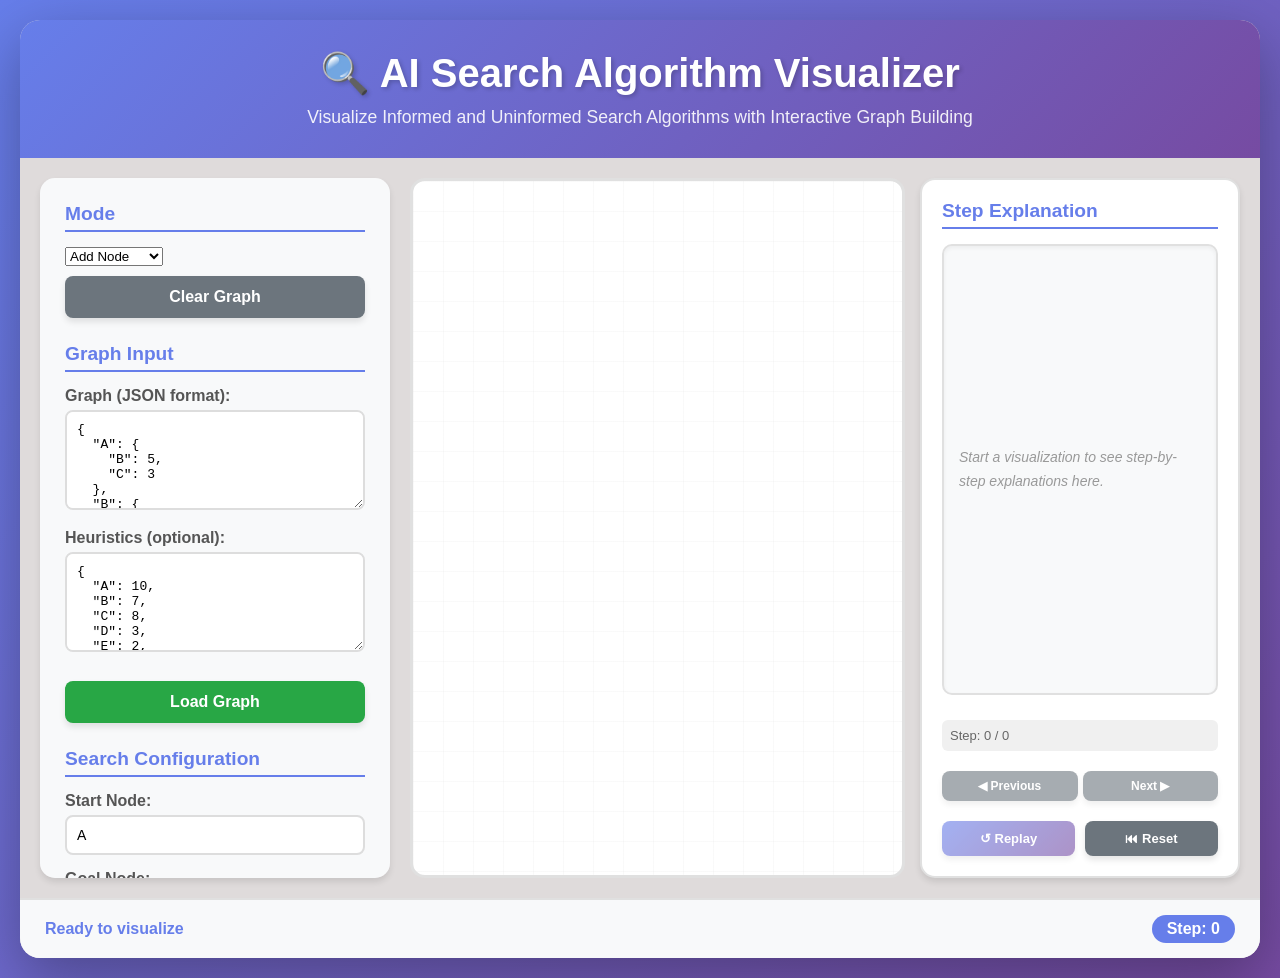
<file: search-visualizer.html>
<!DOCTYPE html>
<html lang="en">
<head>
    <meta charset="UTF-8">
    <meta name="viewport" content="width=device-width, initial-scale=1.0">
    <title>AI Search Algorithm Visualizer</title>
    <style>
        * {
            margin: 0;
            padding: 0;
            box-sizing: border-box;
        }

        body {
            font-family: 'Segoe UI', Tahoma, Geneva, Verdana, sans-serif;
            background: linear-gradient(135deg, #667eea 0%, #764ba2 100%);
            min-height: 100vh;
            padding: 20px;
            color: #333;
        }

        .container {
            max-width: 1600px;
            margin: 0 auto;
            background: rgb(223, 219, 219);
            border-radius: 20px;
            box-shadow: 0 20px 60px rgba(0,0,0,0.3);
            overflow: hidden;
        }

        .header {
            background: linear-gradient(135deg, #667eea 0%, #764ba2 100%);
            color: white;
            padding: 30px;
            text-align: center;
        }

        .header h1 {
            font-size: 2.5em;
            margin-bottom: 10px;
            text-shadow: 2px 2px 4px rgba(0,0,0,0.2);
        }

        .header p {
            font-size: 1.1em;
            opacity: 0.9;
        }

        .main-content {
            display: flex;
            gap: 20px;
            padding: 20px;
            min-height: 700px;
        }

        .sidebar {
            width: 350px;
            background: #f8f9fa;
            border-radius: 15px;
            padding: 25px;
            box-shadow: 0 4px 6px rgba(0,0,0,0.1);
            overflow-y: auto;
            max-height: calc(100vh - 200px);
        }

        .graph-container {
            flex: 1;
            display: flex;
            gap: 15px;
            flex-direction: row;
        }

        .graph-area {
            flex: 2;
            background: #fff;
            border-radius: 15px;
            border: 3px solid #e0e0e0;
            position: relative;
            overflow: hidden;
            background-image: 
                linear-gradient(rgba(200,200,200,0.1) 1px, transparent 1px),
                linear-gradient(90deg, rgba(200,200,200,0.1) 1px, transparent 1px);
            background-size: 30px 30px;
            min-height: 600px;
        }

        .explanation-sidebar {
            flex: 1;
            min-width: 320px;
            max-width: 400px;
            background: #ffffff;
            border-radius: 15px;
            padding: 20px;
            box-shadow: 0 4px 6px rgba(0,0,0,0.1);
            display: flex;
            flex-direction: column;
            border: 2px solid #e0e0e0;
        }

        #edgeLayer,
        #labelLayer,
        #nodeLayer {
            position: absolute;
            top: 0;
            left: 0;
            width: 100%;
            height: 100%;
        }

        #edgeLayer {
            pointer-events: none;
            z-index: 1;
        }

        #labelLayer {
            pointer-events: none;
            z-index: 5;
        }

        #nodeLayer {
            z-index: 10;
        }

        .section {
            margin-bottom: 25px;
        }

        .section h3 {
            color: #667eea;
            margin-bottom: 15px;
            font-size: 1.2em;
            border-bottom: 2px solid #667eea;
            padding-bottom: 5px;
        }

        .input-group {
            margin-bottom: 15px;
        }

        .input-group label {
            display: block;
            margin-bottom: 5px;
            color: #555;
            font-weight: 600;
        }

        .input-group input,
        .input-group select {
            width: 100%;
            padding: 10px;
            border: 2px solid #ddd;
            border-radius: 8px;
            font-size: 14px;
            transition: border-color 0.3s;
        }

        .input-group input:focus,
        .input-group select:focus {
            outline: none;
            border-color: #667eea;
        }

        .btn {
            width: 100%;
            padding: 12px;
            margin-top: 10px;
            border: none;
            border-radius: 8px;
            font-size: 16px;
            font-weight: 600;
            cursor: pointer;
            transition: all 0.3s;
            box-shadow: 0 4px 6px rgba(0,0,0,0.1);
        }

        .btn-primary {
            background: linear-gradient(135deg, #667eea 0%, #764ba2 100%);
            color: white;
        }

        .btn-primary:hover {
            transform: translateY(-2px);
            box-shadow: 0 6px 12px rgba(102, 126, 234, 0.4);
        }

        .btn-secondary {
            background: #6c757d;
            color: white;
        }

        .btn-secondary:hover {
            background: #5a6268;
            transform: translateY(-2px);
        }

        .btn-success {
            background: #28a745;
            color: white;
        }

        .btn-success:hover {
            background: #218838;
            transform: translateY(-2px);
        }

        .btn-danger {
            background: #dc3545;
            color: white;
        }

        .btn-danger:hover {
            background: #c82333;
            transform: translateY(-2px);
        }

        .btn:disabled {
            opacity: 0.6;
            cursor: not-allowed;
            transform: none;
        }

        .control-buttons {
            display: flex;
            gap: 10px;
            margin-top: 10px;
        }

        .control-buttons .btn {
            flex: 1;
        }

        .info-box {
            background: #e7f3ff;
            border-left: 4px solid #667eea;
            padding: 15px;
            border-radius: 8px;
            margin-top: 15px;
            font-size: 14px;
        }

        .info-box strong {
            color: #667eea;
        }

        /* Graph Node Styles */
        .node {
            position: absolute;
            width: 60px;
            height: 60px;
            border-radius: 50%;
            background: white;
            border: 4px solid #333;
            display: flex;
            align-items: center;
            justify-content: center;
            font-weight: bold;
            font-size: 18px;
            cursor: pointer;
            transition: all 0.3s;
            z-index: 10;
            box-shadow: 0 4px 8px rgba(0,0,0,0.2);
            pointer-events: auto;
        }

        .node:hover {
            transform: scale(1.1);
            box-shadow: 0 6px 12px rgba(0,0,0,0.3);
        }

        .node.start {
            background: #00e676;
            border-color: #00c853;
            color: white;
            animation: pulse 2s infinite;
        }

        .node.goal {
            background: #ff5252;
            border-color: #d32f2f;
            color: white;
            animation: pulse 2s infinite;
        }

        .node.visited {
            background: #42a5f5;
            border-color: #1976d2;
            color: white;
        }

        .node.frontier {
            background: #ffeb3b;
            border-color: #fbc02d;
            color: #333;
        }

        .node.path {
            background: #ab47bc;
            border-color: #7b1fa2;
            color: white;
        }

        @keyframes pulse {
            0%, 100% { transform: scale(1); }
            50% { transform: scale(1.05); }
        }

        /* Edge Styles */
        .edge-line {
            stroke: #666;
            stroke-width: 3px;
            transition: stroke 0.3s ease, stroke-width 0.3s ease;
        }

        .edge-line.path {
            stroke: #ab47bc;
            stroke-width: 4px;
            filter: drop-shadow(0 0 6px rgba(171, 71, 188, 0.6));
        }

        .edge-line.edge-preview {
            stroke: #ff9800;
            stroke-dasharray: 6 4;
        }

        .edge-label {
            position: absolute;
            background: white;
            padding: 2px 6px;
            border-radius: 4px;
            font-size: 12px;
            font-weight: bold;
            color: #333;
            border: 1px solid #ddd;
            z-index: 8;
            pointer-events: none;
            transform: translate(-50%, -50%);
        }

        .status-bar {
            background: #f8f9fa;
            padding: 15px 25px;
            border-top: 2px solid #e0e0e0;
            display: flex;
            justify-content: space-between;
            align-items: center;
        }

        .status-info {
            font-weight: 600;
            color: #667eea;
        }

        .step-counter {
            background: #667eea;
            color: white;
            padding: 5px 15px;
            border-radius: 20px;
            font-weight: bold;
        }

        .legend {
            display: flex;
            gap: 15px;
            flex-wrap: wrap;
            margin-top: 15px;
        }

        .legend-item {
            display: flex;
            align-items: center;
            gap: 8px;
            font-size: 12px;
        }

        .legend-color {
            width: 20px;
            height: 20px;
            border-radius: 4px;
            border: 2px solid #333;
        }

        textarea {
            width: 100%;
            padding: 10px;
            border: 2px solid #ddd;
            border-radius: 8px;
            font-size: 13px;
            font-family: 'Courier New', monospace;
            resize: vertical;
            min-height: 100px;
        }

        .mode-indicator {
            display: inline-block;
            padding: 5px 10px;
            border-radius: 15px;
            font-size: 12px;
            font-weight: bold;
            margin-left: 10px;
        }

        .mode-add-node {
            background: #28a745;
            color: white;
        }

        .mode-add-edge {
            background: #ff9800;
            color: white;
        }

        .mode-move {
            background: #2196f3;
            color: white;
        }

        .toggle {
            display: flex;
            align-items: center;
            gap: 10px;
            font-size: 14px;
            margin-bottom: 10px;
        }

        .toggle input {
            width: 18px;
            height: 18px;
        }

        .explanation-sidebar h3 {
            color: #667eea;
            margin-bottom: 15px;
            font-size: 1.2em;
            border-bottom: 2px solid #667eea;
            padding-bottom: 5px;
        }

        .explanation-sidebar h3 {
            color: #667eea;
            margin-bottom: 15px;
            font-size: 1.2em;
            border-bottom: 2px solid #667eea;
            padding-bottom: 5px;
        }

        .explanation-panel {
            background: #f8f9fa;
            border: 2px solid #e0e0e0;
            border-radius: 10px;
            padding: 15px;
            flex: 1;
            font-size: 14px;
            line-height: 1.7;
            color: #333;
            box-shadow: inset 0 2px 4px rgba(0, 0, 0, 0.05);
            overflow-y: auto;
            min-height: 300px;
            margin-bottom: 15px;
        }

        .explanation-panel h4 {
            color: #667eea;
            margin-bottom: 10px;
            font-size: 16px;
        }

        .explanation-panel ul {
            margin: 10px 0;
            padding-left: 25px;
            list-style-type: disc;
        }

        .explanation-panel li {
            margin-bottom: 10px;
            line-height: 1.6;
        }

        .explanation-panel .step-info {
            background: #e7f3ff;
            padding: 10px;
            border-radius: 8px;
            margin-bottom: 10px;
            border-left: 4px solid #667eea;
        }

        .explanation-panel.empty {
            display: flex;
            align-items: center;
            justify-content: center;
            color: #999;
            font-style: italic;
        }

        .replay-controls {
            display: flex;
            gap: 10px;
            margin-top: 10px;
        }

        .replay-controls .btn {
            flex: 1;
            padding: 10px;
            font-size: 13px;
        }

        .step-history {
            margin-top: 10px;
            font-size: 13px;
            color: #666;
            padding: 8px;
            background: #f0f0f0;
            border-radius: 6px;
        }

        .step-navigation {
            display: flex;
            gap: 5px;
            margin-top: 10px;
        }

        .step-navigation .btn {
            flex: 1;
            padding: 8px;
            font-size: 12px;
        }
    </style>
</head>
<body>
    <div class="container">
        <div class="header">
            <h1>🔍 AI Search Algorithm Visualizer</h1>
            <p>Visualize Informed and Uninformed Search Algorithms with Interactive Graph Building</p>
        </div>

        <div class="main-content">
            <div class="sidebar">
                <div class="section">
                    <h3>Mode</h3>
                    <select id="mode">
                        <option value="add-node">Add Node</option>
                        <option value="add-edge">Add Edge</option>
                        <option value="move">Move Node</option>
                        <option value="set-heuristic">Set Heuristic</option>
                    </select>
                    <button class="btn btn-secondary" onclick="clearGraph()">Clear Graph</button>
                </div>

                <div class="section" id="heuristicInputSection" style="display: none;">
                    <h3>Set Heuristic Value</h3>
                    <div class="input-group">
                        <label>Selected Node:</label>
                        <input type="text" id="selectedNode" readonly style="background: #e9ecef;">
                    </div>
                    <div class="input-group">
                        <label>Heuristic Value:</label>
                        <input type="number" id="heuristicValueInput" placeholder="Enter value" min="0" step="0.1">
                    </div>
                    <button class="btn btn-success" onclick="setHeuristicForNode()">Set Heuristic</button>
                    <button class="btn btn-secondary" onclick="viewAllHeuristics()" style="margin-top: 5px;">View All</button>
                </div>

                <div class="section">
                    <h3>Graph Input</h3>
                    <div class="input-group">
                        <label>Graph (JSON format):</label>
                        <textarea id="graphInput" placeholder='{"A": {"B": 5, "C": 3}, "B": {"D": 2}, "C": {"D": 4}, "D": {}}'></textarea>
                    </div>
                    <div class="input-group">
                        <label>Heuristics (optional):</label>
                        <textarea id="heuristicInput" placeholder='{"A": 10, "B": 5, "C": 8, "D": 0}'></textarea>
                    </div>
                    <button class="btn btn-success" onclick="loadGraph()">Load Graph</button>
                </div>

                <div class="section">
                    <h3>Search Configuration</h3>
                    <div class="input-group">
                        <label>Start Node:</label>
                        <input type="text" id="startNode" placeholder="A">
                    </div>
                    <div class="input-group">
                        <label>Goal Node:</label>
                        <input type="text" id="goalNode" placeholder="D">
                    </div>
                    <div class="input-group">
                        <label>Algorithm:</label>
                        <select id="algorithm">
                            <optgroup label="Uninformed Search">
                                <option value="bfs">Breadth-First Search (BFS)</option>
                                <option value="dfs">Depth-First Search (DFS)</option>
                                <option value="ucs">Uniform Cost Search (UCS)</option>
                            </optgroup>
                            <optgroup label="Informed Search">
                                <option value="greedy">Greedy Best-First Search</option>
                                <option value="astar">A* Search</option>
                            </optgroup>
                        </select>
                    </div>
                    <div class="control-buttons">
                        <button class="btn btn-primary" onclick="startVisualization()">▶ Start</button>
                        <button class="btn btn-secondary" onclick="pauseVisualization()">⏸ Pause</button>
                        <button class="btn btn-secondary" onclick="stepVisualization()">⏭ Step</button>
                        <button class="btn btn-danger" onclick="resetVisualization()">↺ Reset</button>
                    </div>
                    <div class="input-group">
                        <label>Animation Speed (ms):</label>
                        <input type="range" id="speed" min="100" max="2000" value="800" step="100">
                        <span id="speedValue">800ms</span>
                    </div>
                </div>

                <div class="section">
                    <h3>Legend</h3>
                    <div class="legend">
                        <div class="legend-item">
                            <div class="legend-color" style="background: #00e676; border-color: #00c853;"></div>
                            <span>Start</span>
                        </div>
                        <div class="legend-item">
                            <div class="legend-color" style="background: #ff5252; border-color: #d32f2f;"></div>
                            <span>Goal</span>
                        </div>
                        <div class="legend-item">
                            <div class="legend-color" style="background: #ffeb3b; border-color: #fbc02d;"></div>
                            <span>Frontier</span>
                        </div>
                        <div class="legend-item">
                            <div class="legend-color" style="background: #42a5f5; border-color: #1976d2;"></div>
                            <span>Visited</span>
                        </div>
                        <div class="legend-item">
                            <div class="legend-color" style="background: #ab47bc; border-color: #7b1fa2;"></div>
                            <span>Path</span>
                        </div>
                    </div>
                </div>

                <div class="info-box">
                    <strong>Instructions:</strong><br>
                    1. Choose a mode (Add Node/Edge/Move/Set Heuristic)<br>
                    2. Click on canvas to add nodes<br>
                    3. Click and drag from one node to another to draw an edge<br>
                    4. Set heuristics for nodes in "Set Heuristic" mode<br>
                    5. Set start/goal nodes and algorithm<br>
                    6. Click Start to visualize!
                </div>
            </div>

            <div class="graph-container">
                <div class="graph-area" id="graphArea">
                    <svg id="edgeLayer" width="100%" height="100%"></svg>
                    <div id="labelLayer"></div>
                    <div id="nodeLayer"></div>
                </div>

                <div class="explanation-sidebar">
                    <h3>Step Explanation</h3>
                    <div id="explanationPanel" class="explanation-panel empty">
                        Start a visualization to see step-by-step explanations here.
                    </div>
                    <div class="step-history" id="stepHistory">
                        Step: 0 / 0
                    </div>
                    <div class="step-navigation">
                        <button class="btn btn-secondary" onclick="replayToStep(-1)" id="prevStepBtn" disabled>◀ Previous</button>
                        <button class="btn btn-secondary" onclick="replayToStep(1)" id="nextStepBtn" disabled>Next ▶</button>
                    </div>
                    <div class="replay-controls">
                        <button class="btn btn-primary" onclick="replayFromStart()" id="replayBtn" disabled>↺ Replay</button>
                        <button class="btn btn-secondary" onclick="replayToStep(0)">⏮ Reset</button>
                    </div>
                </div>
            </div>
        </div>

        <div class="status-bar">
            <div class="status-info" id="status">Ready to visualize</div>
            <div class="step-counter" id="stepCounter">Step: 0</div>
        </div>
    </div>

    <script>
        // Graph data structure
        let graph = {};
        let heuristics = {};
        let nodes = {}; // {id: {x, y, element}}
        let edges = []; // [{from, to, cost, line, label}]
        let nodeCounter = 0;
        let startNode = null;
        let goalNode = null;
        let animationSteps = [];
        let currentStep = 0;
        let isPaused = false;
        let isRunning = false;
        let dragNode = null;
        let edgeDrawing = null;
        let explanationEnabled = true;
        let lastExplanation = 'Toggle the explanations to see why each node is chosen during search.';

        const graphArea = document.getElementById('graphArea');
        const edgeLayer = document.getElementById('edgeLayer');
        const labelLayer = document.getElementById('labelLayer');
        const nodeLayer = document.getElementById('nodeLayer');
        const modeSelect = document.getElementById('mode');
        const speedSlider = document.getElementById('speed');
        const speedValue = document.getElementById('speedValue');
        const explanationPanel = document.getElementById('explanationPanel');
        const stepHistory = document.getElementById('stepHistory');
        const algorithmNames = {
            bfs: 'Breadth-First Search',
            dfs: 'Depth-First Search',
            ucs: 'Uniform Cost Search',
            greedy: 'Greedy Best-First Search',
            astar: 'A* Search'
        };
        let savedVisualizationState = null;

        speedSlider.addEventListener('input', (e) => {
            speedValue.textContent = e.target.value + 'ms';
        });

        // Handle mode changes for heuristic setting
        modeSelect.addEventListener('change', (e) => {
            const heuristicSection = document.getElementById('heuristicInputSection');
            if (e.target.value === 'set-heuristic') {
                heuristicSection.style.display = 'block';
                updateStatus('Click on a node to set its heuristic value');
            } else {
                heuristicSection.style.display = 'none';
                document.getElementById('selectedNode').value = '';
                document.getElementById('heuristicValueInput').value = '';
                updateStatus();
            }
        });

        // Node click handler for heuristic mode
        document.addEventListener('click', (e) => {
            if (modeSelect.value === 'set-heuristic') {
                const nodeElement = e.target.closest('.node');
                if (nodeElement) {
                    const nodeId = nodeElement.textContent.trim();
                    if (nodes[nodeId]) {
                        document.getElementById('selectedNode').value = nodeId;
                        document.getElementById('heuristicValueInput').value = heuristics[nodeId] || '';
                        document.getElementById('heuristicValueInput').focus();
                    }
                }
            }
        });

        // Graph area click handler
        graphArea.addEventListener('click', (e) => {
            const isCanvasClick = e.target === graphArea || e.target === nodeLayer || e.target === edgeLayer || e.target === labelLayer;
            if (isCanvasClick && modeSelect.value === 'add-node') {
                addNode(e.offsetX, e.offsetY);
            }
        });

        // Add node function
        function addNode(x, y, id = null) {
            if (!id) {
                id = String.fromCharCode(65 + nodeCounter % 26) + (Math.floor(nodeCounter / 26) || '');
                nodeCounter++;
            }

            const node = document.createElement('div');
            node.className = 'node';
            node.textContent = id;
            node.id = 'node-' + id;
            node.style.left = (x - 30) + 'px';
            node.style.top = (y - 30) + 'px';

            node.addEventListener('mousedown', (e) => {
                if (modeSelect.value === 'move') {
                    const current = nodes[id] || {x, y};
                    dragNode = {id, startX: e.clientX, startY: e.clientY, nodeX: current.x, nodeY: current.y};
                } else if (modeSelect.value === 'add-edge') {
                    e.preventDefault();
                    beginEdgeDrawing(id, e);
                }
            });

            node.addEventListener('mouseup', (e) => {
                if (modeSelect.value === 'add-edge' && edgeDrawing) {
                    e.stopPropagation();
                    finishEdgeDrawing(id);
                }
            });

            nodeLayer.appendChild(node);
            nodes[id] = {x, y, element: node};
            if (!graph[id]) graph[id] = {};

            updateStatus();
        }

        // Add edge function
        function addEdge(from, to, cost = 1, skipPrompt = false) {
            if (from === to) return;
            if (!graph[from]) graph[from] = {};
            if (!graph[to]) graph[to] = {};
            
            const existingEdge = edges.find(e => e.from === from && e.to === to);
            if (existingEdge) return;

            let edgeCost = cost;
            if (!skipPrompt) {
                const costStr = prompt('Enter edge cost:', cost);
                if (costStr === null) {
                    updateStatus('Edge creation cancelled');
                    return;
                }
                edgeCost = parseFloat(costStr);
                if (Number.isNaN(edgeCost)) edgeCost = 1;
            }

            graph[from][to] = edgeCost;

            drawEdge(from, to, edgeCost);
            updateStatus();
        }

        // Draw edge
        function drawEdge(from, to, cost) {
            const fromNode = nodes[from];
            const toNode = nodes[to];
            if (!fromNode || !toNode) return;

            const line = document.createElementNS('http://www.w3.org/2000/svg', 'line');
            line.classList.add('edge-line');
            edgeLayer.appendChild(line);

            const label = document.createElement('div');
            label.className = 'edge-label';
            label.textContent = cost;
            labelLayer.appendChild(label);

            const edge = {from, to, cost, line, label};
            edges.push(edge);
            updateEdge(edge);
        }

        // Mouse move handler for dragging
        document.addEventListener('mousemove', (e) => {
            if (dragNode) {
                const dx = e.clientX - dragNode.startX;
                const dy = e.clientY - dragNode.startY;
                const newX = dragNode.nodeX + dx;
                const newY = dragNode.nodeY + dy;

                nodes[dragNode.id].x = newX;
                nodes[dragNode.id].y = newY;
                nodes[dragNode.id].element.style.left = (newX - 30) + 'px';
                nodes[dragNode.id].element.style.top = (newY - 30) + 'px';

                // Update edges
                edges.forEach(edge => {
                    if (edge.from === dragNode.id || edge.to === dragNode.id) {
                        updateEdge(edge);
                    }
                });
            }
        });

        document.addEventListener('mouseup', () => {
            dragNode = null;
        });

        // Update edge position
        function updateEdge(edge) {
            const fromNode = nodes[edge.from];
            const toNode = nodes[edge.to];
            if (!fromNode || !toNode) return;

            const x1 = fromNode.x;
            const y1 = fromNode.y;
            const x2 = toNode.x;
            const y2 = toNode.y;

            edge.line.setAttribute('x1', x1);
            edge.line.setAttribute('y1', y1);
            edge.line.setAttribute('x2', x2);
            edge.line.setAttribute('y2', y2);

            const midX = (x1 + x2) / 2;
            const midY = (y1 + y2) / 2;
            edge.label.style.left = midX + 'px';
            edge.label.style.top = midY + 'px';
        }

        function beginEdgeDrawing(id, event) {
            const source = nodes[id];
            if (!source) return;
            if (edgeDrawing) cleanupEdgeDrawing();

            const line = document.createElementNS('http://www.w3.org/2000/svg', 'line');
            line.classList.add('edge-line', 'edge-preview');
            line.setAttribute('x1', source.x);
            line.setAttribute('y1', source.y);
            line.setAttribute('x2', source.x);
            line.setAttribute('y2', source.y);
            edgeLayer.appendChild(line);

            edgeDrawing = {from: id, line};
            document.addEventListener('mousemove', handleEdgeDrawingMove);
            document.addEventListener('mouseup', cancelEdgeDrawing);
            handleEdgeDrawingMove(event);
            updateStatus();
        }

        function handleEdgeDrawingMove(event) {
            if (!edgeDrawing) return;
            const rect = graphArea.getBoundingClientRect();
            const x2 = event.clientX - rect.left;
            const y2 = event.clientY - rect.top;
            edgeDrawing.line.setAttribute('x2', x2);
            edgeDrawing.line.setAttribute('y2', y2);
        }

        function finishEdgeDrawing(targetId) {
            if (!edgeDrawing) return;
            const fromId = edgeDrawing.from;
            cleanupEdgeDrawing();
            if (fromId !== targetId) {
                addEdge(fromId, targetId);
            }
        }

        function cancelEdgeDrawing(event) {
            if (event && event.target && event.target.classList && event.target.classList.contains('node')) {
                return;
            }
            cleanupEdgeDrawing();
            updateStatus();
        }

        function cleanupEdgeDrawing() {
            if (edgeDrawing) {
                if (edgeDrawing.line && edgeLayer.contains(edgeDrawing.line)) {
                    edgeLayer.removeChild(edgeDrawing.line);
                }
                document.removeEventListener('mousemove', handleEdgeDrawingMove);
                document.removeEventListener('mouseup', cancelEdgeDrawing);
            }
            edgeDrawing = null;
        }

        // Load graph from JSON
        function loadGraph() {
            try {
                const graphText = document.getElementById('graphInput').value;
                const heuristicText = document.getElementById('heuristicInput').value;

                if (graphText) {
                    const loadedGraph = JSON.parse(graphText);
                    clearGraph();

                    // Calculate layout
                    const nodeIds = Object.keys(loadedGraph);
                    const cols = Math.ceil(Math.sqrt(nodeIds.length));
                    const startX = 150;
                    const startY = 150;
                    const spacing = 200;

                    nodeIds.forEach((id, i) => {
                        const row = Math.floor(i / cols);
                        const col = i % cols;
                        addNode(startX + col * spacing, startY + row * spacing, id);
                    });

                    // Add edges
                    nodeIds.forEach(from => {
                        Object.keys(loadedGraph[from] || {}).forEach(to => {
                            const cost = loadedGraph[from][to];
                            addEdge(from, to, cost, true);
                        });
                    });

                    graph = loadedGraph;
                }

                if (heuristicText) {
                    heuristics = JSON.parse(heuristicText);
                }

                updateStatus('Graph loaded successfully!');
                setExplanation('Graph loaded successfully. You can reposition nodes or start a search.');
            } catch (e) {
                alert('Error loading graph: ' + e.message);
            }
        }

        // Clear graph
        function clearGraph() {
            cleanupEdgeDrawing();
            edgeLayer.innerHTML = '';
            labelLayer.innerHTML = '';
            nodeLayer.innerHTML = '';
            graph = {};
            nodes = {};
            edges = [];
            heuristics = {};
            nodeCounter = 0;
            startNode = null;
            goalNode = null;
            resetVisualization();
            updateStatus('Graph cleared');
            setExplanation('Graph cleared. Build or load a new graph to continue.');
        }

        // Update status
        function updateStatus(msg = null) {
            if (msg) {
                document.getElementById('status').textContent = msg;
                return;
            }

            const mode = modeSelect.value;
            let modeText = '';
            if (mode === 'add-node') modeText = 'Click on canvas to add nodes';
            else if (mode === 'add-edge') modeText = edgeDrawing ? `Drawing edge from ${edgeDrawing.from}... release on target node` : 'Click and drag from one node to another to draw an edge';
            else if (mode === 'move') modeText = 'Drag nodes to move them';
            else if (mode === 'set-heuristic') modeText = 'Click on a node to select it, then enter heuristic value';

            document.getElementById('status').textContent = modeText || 'Ready to visualize';
        }

        // Set heuristic for a node
        function setHeuristicForNode() {
            const nodeId = document.getElementById('selectedNode').value.trim();
            const heuristicValue = document.getElementById('heuristicValueInput').value.trim();

            if (!nodeId) {
                alert('Please select a node first by clicking on it!');
                return;
            }

            if (!nodes[nodeId]) {
                alert('Selected node does not exist!');
                return;
            }

            if (heuristicValue === '') {
                delete heuristics[nodeId];
                setExplanation([`Heuristic removed for node ${nodeId}.`], true);
            } else {
                const value = parseFloat(heuristicValue);
                if (isNaN(value) || value < 0) {
                    alert('Please enter a valid non-negative number!');
                    return;
                }
                heuristics[nodeId] = value;
                setExplanation([`Heuristic value ${value} set for node ${nodeId}.`], true);
            }

            document.getElementById('heuristicValueInput').value = '';
            updateStatus(`Heuristic set for ${nodeId}`);
        }

        // View all heuristics
        function viewAllHeuristics() {
            const nodeIds = Object.keys(nodes);
            if (nodeIds.length === 0) {
                alert('No nodes in the graph!');
                return;
            }

            const heuristicList = nodeIds.map(id => {
                const h = heuristics[id];
                return `${id}: ${h !== undefined ? h : 'not set'}`;
            }).join('\n');

            alert('Current Heuristics:\n\n' + heuristicList);
        }

        function setExplanation(text, isList = false) {
            if (!explanationPanel) return;

            if (!text) {
                explanationPanel.innerHTML = '<div class="empty">Start a visualization to see step-by-step explanations here.</div>';
                explanationPanel.classList.add('empty');
                return;
            }

            explanationPanel.classList.remove('empty');

            if (isList && Array.isArray(text)) {
                let html = '<ul>';
                text.forEach((item) => {
                    if (typeof item === 'string') {
                        html += `<li>${item}</li>`;
                    }
                });
                html += '</ul>';
                explanationPanel.innerHTML = html;
            } else if (typeof text === 'string' && text.includes('•')) {
                // Handle bullet points in text
                const lines = text.split('•').filter(l => l.trim());
                let html = '<ul>';
                lines.forEach(line => {
                    html += `<li>${line.trim()}</li>`;
                });
                html += '</ul>';
                explanationPanel.innerHTML = html;
            } else {
                explanationPanel.innerHTML = `<div class="step-info">${text}</div>`;
            }

            explanationPanel.scrollTop = 0;
        }

        function formatExplanation(step, algorithm) {
            const explanations = [];
            
            if (step.type === 'visit') {
                explanations.push(`<strong>Visiting node: ${step.node}</strong>`);
                
                if (algorithm === 'bfs') {
                    explanations.push('• BFS explores nodes level by level (breadth-first)');
                    explanations.push(`• ${step.node} is the next unvisited node from the front of the queue`);
                    explanations.push('• All neighbors will be added to the queue for later exploration');
                } else if (algorithm === 'dfs') {
                    explanations.push('• DFS explores as far as possible along each branch before backtracking');
                    explanations.push(`• ${step.node} is popped from the top of the stack`);
                    explanations.push('• Neighbors will be pushed onto the stack for immediate exploration');
                } else if (algorithm === 'ucs') {
                    explanations.push('• UCS selects the node with the lowest path cost from start');
                    explanations.push(`• Cost to reach ${step.node}: ${step.cost}`);
                    if (step.alternatives && step.alternatives.length > 0) {
                        explanations.push('• Other options considered:');
                        step.alternatives.forEach(alt => {
                            explanations.push(`  - ${alt.node} (cost: ${alt.cost}) - higher cost, skipped`);
                        });
                    }
                } else if (algorithm === 'greedy') {
                    explanations.push('• Greedy selects the node with the lowest heuristic value');
                    explanations.push(`• Heuristic h(${step.node}) = ${step.heuristic}`);
                    if (step.alternatives && step.alternatives.length > 0) {
                        explanations.push('• Other nodes in frontier:');
                        step.alternatives.forEach(alt => {
                            explanations.push(`  - ${alt.node} (h=${alt.heuristic}) - higher heuristic, not chosen`);
                        });
                    }
                } else if (algorithm === 'astar') {
                    explanations.push('• A* selects the node with the lowest f = g + h');
                    explanations.push(`• f(${step.node}) = g(${step.cost}) + h(${step.heuristic}) = ${step.cost + step.heuristic}`);
                    if (step.alternatives && step.alternatives.length > 0) {
                        explanations.push('• Other nodes considered:');
                        step.alternatives.forEach(alt => {
                            const fAlt = alt.cost + alt.heuristic;
                            explanations.push(`  - ${alt.node} (f=${fAlt}) - higher f-value, not chosen`);
                        });
                    }
                }

                if (step.node === goalNode) {
                    explanations.push(`<strong>✓ Goal reached!</strong>`);
                }
                
                if (step.explanation) {
                    explanations.push(`• ${step.explanation}`);
                }
            } else if (step.type === 'frontier') {
                explanations.push(`<strong>Adding to frontier: ${step.node}</strong>`);
                
                if (algorithm === 'bfs') {
                    explanations.push(`• ${step.node} is a neighbor of the current node`);
                    explanations.push('• It will be explored later in level-order');
                } else if (algorithm === 'dfs') {
                    explanations.push(`• ${step.node} is a neighbor of the current node`);
                    explanations.push('• It will be explored next (stack LIFO behavior)');
                } else if (algorithm === 'ucs') {
                    explanations.push(`• ${step.node} added with cost: ${step.cost}`);
                    explanations.push('• Priority queue will sort nodes by cost');
                } else if (algorithm === 'greedy') {
                    explanations.push(`• ${step.node} added with heuristic h=${step.heuristic}`);
                    explanations.push('• Nodes will be sorted by heuristic value');
                } else if (algorithm === 'astar') {
                    const f = step.cost + step.heuristic;
                    explanations.push(`• ${step.node} added with f = ${step.cost} + ${step.heuristic} = ${f}`);
                    explanations.push('• Priority queue will sort by f-value');
                }
                
                if (step.explanation) {
                    explanations.push(`• ${step.explanation}`);
                }
            } else if (step.type === 'found') {
                explanations.push(`<strong>✓ Path Found!</strong>`);
                explanations.push(`• Path: ${step.path.join(' → ')}`);
                if (step.cost !== undefined) {
                    explanations.push(`• Total cost: ${step.cost}`);
                }
                if (step.explanation) {
                    explanations.push(`• ${step.explanation}`);
                }
            } else if (step.type === 'not-found') {
                explanations.push(`<strong>✗ Path Not Found</strong>`);
                explanations.push('• All reachable nodes have been explored');
                explanations.push('• The goal is not reachable from the start node');
                if (step.explanation) {
                    explanations.push(`• ${step.explanation}`);
                }
            }

            return explanations;
        }

        // Algorithm implementations
        async function BFS(graph, start, goal) {
            const queue = [[start, [start]]];
            const visited = new Set();
            const steps = [
                {type: 'frontier', node: start, explanation: `Initialize BFS queue with start node ${start}.`}
            ];

            while (queue.length > 0) {
                const [current, path] = queue.shift();

                if (visited.has(current)) continue;
                visited.add(current);
                const queueSnapshot = queue.map(item => item[0]).join(', ') || '∅';
                steps.push({
                    type: 'visit',
                    node: current,
                    path: [...path],
                    explanation: `Dequeued ${current} because BFS explores nodes in FIFO order. Remaining queue: ${queueSnapshot}.`
                });

                if (current === goal) {
                    steps.push({type: 'found', path, explanation: `Goal ${goal} reached via BFS.`});
                    return steps;
                }

                const neighbors = Object.keys(graph[current] || {});
                for (const neighbor of neighbors) {
                    const alreadyQueued = queue.some(item => item[0] === neighbor);
                    if (!visited.has(neighbor) && !alreadyQueued) {
                        queue.push([neighbor, [...path, neighbor]]);
                        const newQueue = queue.map(item => item[0]).join(', ');
                        steps.push({
                            type: 'frontier',
                            node: neighbor,
                            explanation: `Discovered ${neighbor} from ${current}; enqueued after existing nodes. Queue becomes: ${newQueue}.`
                        });
                    }
                }
            }

            steps.push({type: 'not-found', explanation: 'BFS exhausted the queue without locating the goal.'});
            return steps;
        }

        async function DFS(graph, start, goal) {
            const stack = [[start, [start]]];
            const visited = new Set();
            const steps = [
                {type: 'frontier', node: start, explanation: `Initialize DFS stack with ${start}.`}
            ];

            while (stack.length > 0) {
                const [current, path] = stack.pop();

                if (visited.has(current)) continue;
                visited.add(current);
                const stackSnapshot = stack.map(item => item[0]).reverse().join(', ') || '∅';
                steps.push({
                    type: 'visit',
                    node: current,
                    path: [...path],
                    explanation: `Popped ${current} because DFS dives deep using LIFO order. Next on stack: ${stackSnapshot}.`
                });

                if (current === goal) {
                    steps.push({type: 'found', path, explanation: `Goal ${goal} found by DFS.`});
                    return steps;
                }

                const neighbors = Object.keys(graph[current] || {}).reverse();
                for (const neighbor of neighbors) {
                    const alreadyStacked = stack.some(item => item[0] === neighbor);
                    if (!visited.has(neighbor) && !alreadyStacked) {
                        stack.push([neighbor, [...path, neighbor]]);
                        const newStack = stack.map(item => item[0]).join(', ');
                        steps.push({
                            type: 'frontier',
                            node: neighbor,
                            explanation: `Pushed ${neighbor} on the stack so it will be explored before siblings. Stack becomes: ${newStack}.`
                        });
                    }
                }
            }

            steps.push({type: 'not-found', explanation: 'DFS backtracked through every branch without reaching the goal.'});
            return steps;
        }

        async function UCS(graph, start, goal) {
            const queue = [[0, start, [start]]];
            const visited = new Set();
            const steps = [
                {type: 'frontier', node: start, cost: 0, explanation: `Initialize UCS priority queue with ${start} at cost 0.`}
            ];

            while (queue.length > 0) {
                queue.sort((a, b) => a[0] - b[0]);
                const [cost, current, path] = queue.shift();

                if (visited.has(current)) continue;
                visited.add(current);
                steps.push({
                    type: 'visit',
                    node: current,
                    path: [...path],
                    cost,
                    explanation: `Expanded ${current} because it has the lowest path cost so far (g=${cost}).`
                });

                if (current === goal) {
                    steps.push({type: 'found', path, cost, explanation: `Reached ${goal} with optimal cost ${cost}.`});
                    return steps;
                }

                const neighbors = Object.keys(graph[current] || {});
                for (const neighbor of neighbors) {
                    if (!visited.has(neighbor)) {
                        const edgeCost = graph[current][neighbor];
                        const newCost = cost + edgeCost;
                        queue.push([newCost, neighbor, [...path, neighbor]]);
                        steps.push({
                            type: 'frontier',
                            node: neighbor,
                            cost: newCost,
                            explanation: `Queued ${neighbor} via ${current} with cumulative cost ${newCost}.`
                        });
                    }
                }
            }

            steps.push({type: 'not-found', explanation: 'UCS explored all reachable nodes without finding the goal.'});
            return steps;
        }

        async function Greedy(graph, start, goal, heuristics) {
            const queue = [[heuristics[start] || 0, start, [start]]];
            const visited = new Set();
            const steps = [
                {type: 'frontier', node: start, heuristic: heuristics[start] || 0, explanation: `Initialize Greedy queue with ${start}, h=${heuristics[start] || 0}.`}
            ];

            while (queue.length > 0) {
                queue.sort((a, b) => a[0] - b[0]);
                const [h, current, path] = queue.shift();

                if (visited.has(current)) continue;
                visited.add(current);
                steps.push({
                    type: 'visit',
                    node: current,
                    path: [...path],
                    heuristic: h,
                    explanation: `Selected ${current} because it has the lowest heuristic estimate (h=${h}).`
                });

                if (current === goal) {
                    steps.push({type: 'found', path, explanation: `Goal ${goal} reached via Greedy search.`});
                    return steps;
                }

                const neighbors = Object.keys(graph[current] || {});
                for (const neighbor of neighbors) {
                    if (!visited.has(neighbor)) {
                        const hValue = heuristics[neighbor] || 0;
                        queue.push([hValue, neighbor, [...path, neighbor]]);
                        steps.push({
                            type: 'frontier',
                            node: neighbor,
                            heuristic: hValue,
                            explanation: `Consider ${neighbor} next because its heuristic h=${hValue}.`
                        });
                    }
                }
            }

            steps.push({type: 'not-found', explanation: 'Greedy search exhausted all candidates without finding the goal.'});
            return steps;
        }

        async function AStar(graph, start, goal, heuristics) {
            const queue = [[heuristics[start] || 0, 0, start, [start]]];
            const visited = new Set();
            const steps = [
                {type: 'frontier', node: start, cost: 0, heuristic: heuristics[start] || 0, explanation: `Initialize A* with ${start} (g=0, h=${heuristics[start] || 0}, f=${heuristics[start] || 0}).`}
            ];

            while (queue.length > 0) {
                queue.sort((a, b) => a[0] - b[0]);
                const [f, g, current, path] = queue.shift();

                if (visited.has(current)) continue;
                visited.add(current);
                steps.push({
                    type: 'visit',
                    node: current,
                    path: [...path],
                    cost: g,
                    heuristic: f - g,
                    explanation: `Expanded ${current} with the lowest f=g+h (${g}+${f - g}=${f}).`
                });

                if (current === goal) {
                    steps.push({type: 'found', path, cost: g, explanation: `A* reached ${goal} with optimal cost ${g}.`});
                    return steps;
                }

                const neighbors = Object.keys(graph[current] || {});
                for (const neighbor of neighbors) {
                    if (!visited.has(neighbor)) {
                        const edgeCost = graph[current][neighbor];
                        const newG = g + edgeCost;
                        const h = heuristics[neighbor] || 0;
                        const newF = newG + h;
                        queue.push([newF, newG, neighbor, [...path, neighbor]]);
                        steps.push({
                            type: 'frontier',
                            node: neighbor,
                            cost: newG,
                            heuristic: h,
                            explanation: `Added ${neighbor} with g=${newG}, h=${h}, so f=${newF}.`
                        });
                    }
                }
            }

            steps.push({type: 'not-found', explanation: 'A* priority queue emptied without finding the goal. Check heuristic consistency.'});
            return steps;
        }

        // Visualization functions
        function resetVisualization(preserveSteps = false) {
            Object.values(nodes).forEach(node => {
                node.element.className = 'node';
            });
            edges.forEach(edge => {
                edge.line.classList.remove('path');
                edge.line.classList.remove('edge-preview');
                edge.label.textContent = edge.cost;
            });

            if (startNode) {
                nodes[startNode].element.classList.add('start');
            }
            if (goalNode) {
                nodes[goalNode].element.classList.add('goal');
            }

            if (!preserveSteps) {
                animationSteps = [];
            }
            currentStep = 0;
            isPaused = false;
            isRunning = false;
            document.getElementById('stepCounter').textContent = 'Step: 0';
            updateStepHistory();
            if (!preserveSteps) {
                setExplanation(null);
            }
        }

        async function startVisualization() {
            const start = document.getElementById('startNode').value.trim();
            const goal = document.getElementById('goalNode').value.trim();
            const algorithm = document.getElementById('algorithm').value;

            if (!start || !goal) {
                alert('Please specify start and goal nodes!');
                return;
            }

            if (!nodes[start] || !nodes[goal]) {
                alert('Start or goal node does not exist in the graph!');
                return;
            }

            if (Object.keys(graph).length === 0) {
                alert('Graph is empty! Please add nodes and edges.');
                return;
            }

            resetVisualization();
            startNode = start;
            goalNode = goal;
            nodes[start].element.classList.add('start');
            nodes[goal].element.classList.add('goal');

            // Run algorithm
            switch (algorithm) {
                case 'bfs':
                    animationSteps = await BFS(graph, start, goal);
                    break;
                case 'dfs':
                    animationSteps = await DFS(graph, start, goal);
                    break;
                case 'ucs':
                    animationSteps = await UCS(graph, start, goal);
                    break;
                case 'greedy':
                    if (Object.keys(heuristics).length === 0) {
                        alert('Greedy search requires heuristics! Please provide heuristics.');
                        return;
                    }
                    animationSteps = await Greedy(graph, start, goal, heuristics);
                    break;
                case 'astar':
                    if (Object.keys(heuristics).length === 0) {
                        alert('A* search requires heuristics! Please provide heuristics.');
                        return;
                    }
                    animationSteps = await AStar(graph, start, goal, heuristics);
                    break;
            }

            const friendlyName = algorithmNames[algorithm] || algorithm.toUpperCase();
            
            // Save state for replay
            savedVisualizationState = {
                start, goal, algorithm, animationSteps: [...animationSteps],
                graph: JSON.parse(JSON.stringify(graph)),
                heuristics: {...heuristics},
                nodes: Object.keys(nodes).reduce((acc, id) => {
                    acc[id] = {x: nodes[id].x, y: nodes[id].y};
                    return acc;
                }, {})
            };
            
            setExplanation([`Running ${friendlyName} from ${start} to ${goal}.`, 'The explanation panel shows step-by-step decisions.'], true);
            updateStepHistory();
            enableReplayControls();
            
            currentStep = 0;
            isRunning = true;
            isPaused = false;
            await runAnimation();
        }

        async function runAnimation() {
            const speed = parseInt(speedSlider.value);

            for (let i = currentStep; i < animationSteps.length; i++) {
                if (isPaused) break;

                const step = animationSteps[i];
                applyStep(step, i);
                currentStep = i + 1;
                updateStepHistory();

                await new Promise(resolve => setTimeout(resolve, speed));
            }

            if (!isPaused) {
                isRunning = false;
            }
        }

        function applyStep(step, stepIndex, showExplanation = true) {
            const algorithm = savedVisualizationState ? savedVisualizationState.algorithm : document.getElementById('algorithm').value;
            
            if (step.type === 'visit') {
                const node = nodes[step.node];
                if (node && step.node !== startNode && step.node !== goalNode) {
                    node.element.classList.remove('frontier');
                    node.element.classList.add('visited');
                }
                let statusText = `Visiting: ${step.node}`;
                if (step.cost !== undefined) statusText += ` (Cost: ${step.cost})`;
                if (step.heuristic !== undefined) statusText += ` (h: ${step.heuristic})`;
                document.getElementById('status').textContent = statusText;
                
                if (showExplanation) {
                    const explanations = formatExplanation(step, algorithm);
                    setExplanation(explanations, true);
                }
            } else if (step.type === 'frontier') {
                const node = nodes[step.node];
                if (node && step.node !== startNode && step.node !== goalNode) {
                    if (!node.element.classList.contains('visited')) {
                        node.element.classList.add('frontier');
                    }
                }
                let statusText = `Frontier: ${step.node}`;
                if (step.cost !== undefined) statusText += ` (Cost: ${step.cost})`;
                if (step.heuristic !== undefined) statusText += ` (h: ${step.heuristic})`;
                document.getElementById('status').textContent = statusText;
                
                if (showExplanation) {
                    const explanations = formatExplanation(step, algorithm);
                    setExplanation(explanations, true);
                }
            } else if (step.type === 'found') {
                // Highlight path
                for (let j = 0; j < step.path.length - 1; j++) {
                    const from = step.path[j];
                    const to = step.path[j + 1];
                    const edge = edges.find(e => e.from === from && e.to === to);
                    if (edge) {
                        edge.line.classList.add('path');
                    }
                    if (nodes[to] && to !== goalNode) {
                        nodes[to].element.classList.add('path');
                    }
                }
                if (nodes[step.path[0]] && step.path[0] !== startNode) {
                    nodes[step.path[0]].element.classList.add('path');
                }

                const pathStr = step.path.join(' → ');
                let statusText = `✓ Path found: ${pathStr}`;
                if (step.cost !== undefined) statusText += ` (Total cost: ${step.cost})`;
                document.getElementById('status').textContent = statusText;
                
                if (showExplanation) {
                    const explanations = formatExplanation(step, algorithm);
                    setExplanation(explanations, true);
                }
                isRunning = false;
            } else if (step.type === 'not-found') {
                const statusText = '✗ Path not found';
                document.getElementById('status').textContent = statusText;
                
                if (showExplanation) {
                    const explanations = formatExplanation(step, algorithm);
                    setExplanation(explanations, true);
                }
                isRunning = false;
            }
        }

        function pauseVisualization() {
            isPaused = !isPaused;
            if (!isPaused && isRunning) {
                runAnimation();
            }
        }

        async function stepVisualization() {
            if (animationSteps.length === 0) {
                alert('Please start visualization first!');
                return;
            }

            isPaused = true;
            if (currentStep < animationSteps.length) {
                const step = animationSteps[currentStep];
                applyStep(step, currentStep);
                currentStep++;
                updateStepHistory();
            }
        }

        function updateStepHistory() {
            if (stepHistory && animationSteps) {
                stepHistory.textContent = `Step: ${currentStep} / ${animationSteps.length}`;
            }
            if (document.getElementById('stepCounter')) {
                document.getElementById('stepCounter').textContent = `Step: ${currentStep}`;
            }
            
            // Update button states
            const prevBtn = document.getElementById('prevStepBtn');
            const nextBtn = document.getElementById('nextStepBtn');
            
            if (prevBtn) prevBtn.disabled = !animationSteps || currentStep <= 0;
            if (nextBtn) nextBtn.disabled = !animationSteps || currentStep >= animationSteps.length;
        }

        function enableReplayControls() {
            const replayBtn = document.getElementById('replayBtn');
            const prevBtn = document.getElementById('prevStepBtn');
            const nextBtn = document.getElementById('nextStepBtn');
            
            if (replayBtn) replayBtn.disabled = false;
            if (prevBtn) prevBtn.disabled = currentStep <= 0;
            if (nextBtn) nextBtn.disabled = currentStep >= animationSteps.length;
        }

        function replayToStep(direction) {
            if (!savedVisualizationState || !animationSteps || animationSteps.length === 0) {
                alert('No visualization to replay! Please start a visualization first.');
                return;
            }

            isPaused = true;
            isRunning = false;

            // Calculate target step
            let targetStep;
            if (direction === 0) {
                targetStep = 0; // Reset
            } else if (direction > 0) {
                targetStep = currentStep + 1; // Next
            } else {
                targetStep = currentStep - 1; // Previous
            }
            
            // Clamp target step
            if (targetStep < 0) {
                targetStep = 0;
            }
            if (targetStep > animationSteps.length) {
                targetStep = animationSteps.length;
            }

            // Reset visualization but preserve steps
            resetVisualization(true);
            
            // Restore start/goal nodes
            if (savedVisualizationState) {
                startNode = savedVisualizationState.start;
                goalNode = savedVisualizationState.goal;
                if (nodes[startNode]) {
                    nodes[startNode].element.classList.add('start');
                }
                if (nodes[goalNode]) {
                    nodes[goalNode].element.classList.add('goal');
                }
            }

            // Replay from beginning up to (but not including) target step
            // This applies all visual changes from steps 0 to targetStep-1
            // Don't show explanations during the loop - we'll show it once at the end
            for (let i = 0; i < targetStep; i++) {
                applyStep(animationSteps[i], i, false);
            }
            
            // Now show explanation and status for the step we're at
            if (targetStep > 0) {
                // Show the explanation for the last step we applied (targetStep - 1)
                const stepToShow = animationSteps[targetStep - 1];
                const algorithm = savedVisualizationState ? savedVisualizationState.algorithm : document.getElementById('algorithm').value;
                const explanations = formatExplanation(stepToShow, algorithm);
                setExplanation(explanations, true);
                
                // Also update status for the last step
                if (stepToShow.type === 'visit') {
                    let statusText = `Visiting: ${stepToShow.node}`;
                    if (stepToShow.cost !== undefined) statusText += ` (Cost: ${stepToShow.cost})`;
                    if (stepToShow.heuristic !== undefined) statusText += ` (h: ${stepToShow.heuristic})`;
                    document.getElementById('status').textContent = statusText;
                } else if (stepToShow.type === 'frontier') {
                    let statusText = `Frontier: ${stepToShow.node}`;
                    if (stepToShow.cost !== undefined) statusText += ` (Cost: ${stepToShow.cost})`;
                    if (stepToShow.heuristic !== undefined) statusText += ` (h: ${stepToShow.heuristic})`;
                    document.getElementById('status').textContent = statusText;
                } else if (stepToShow.type === 'found') {
                    const pathStr = stepToShow.path.join(' → ');
                    let statusText = `✓ Path found: ${pathStr}`;
                    if (stepToShow.cost !== undefined) statusText += ` (Total cost: ${stepToShow.cost})`;
                    document.getElementById('status').textContent = statusText;
                } else if (stepToShow.type === 'not-found') {
                    document.getElementById('status').textContent = '✗ Path not found';
                }
            } else {
                // At step 0, show initial message
                const friendlyName = savedVisualizationState ? algorithmNames[savedVisualizationState.algorithm] : 'Algorithm';
                const start = savedVisualizationState ? savedVisualizationState.start : startNode;
                const goal = savedVisualizationState ? savedVisualizationState.goal : goalNode;
                setExplanation([`Ready to run ${friendlyName} from ${start} to ${goal}.`, 'Use Previous/Next to navigate through steps.'], true);
                document.getElementById('status').textContent = 'Ready to visualize';
            }
            
            currentStep = targetStep;
            updateStepHistory();
        }

        async function replayFromStart() {
            if (!savedVisualizationState) {
                alert('No visualization to replay!');
                return;
            }

            resetVisualization();
            
            // Restore state
            startNode = savedVisualizationState.start;
            goalNode = savedVisualizationState.goal;
            nodes[startNode].element.classList.add('start');
            nodes[goalNode].element.classList.add('goal');
            
            currentStep = 0;
            isRunning = true;
            isPaused = false;
            
            await runAnimation();
        }

        // Initialize with example graph
        window.addEventListener('load', () => {
            const exampleGraph = {
                "A": {"B": 5, "C": 3},
                "B": {"D": 2, "E": 4},
                "C": {"D": 4, "F": 6},
                "D": {"G": 3},
                "E": {"G": 1},
                "F": {"G": 2},
                "G": {}
            };

            const exampleHeuristics = {
                "A": 10,
                "B": 7,
                "C": 8,
                "D": 3,
                "E": 2,
                "F": 4,
                "G": 0
            };

            document.getElementById('graphInput').value = JSON.stringify(exampleGraph, null, 2);
            document.getElementById('heuristicInput').value = JSON.stringify(exampleHeuristics, null, 2);
            document.getElementById('startNode').value = 'A';
            document.getElementById('goalNode').value = 'G';
        });
    </script>
</body>
</html>
</file>
<file: style.css>
:root {
  --bg: #f5f7fb;
  --surface: #ffffff;
  --text: #1f2937;
  --muted: #6b7280;
  --primary: #2563eb;
  --primary-dark: #1d4ed8;
  --border: #e5e7eb;
  --footer: #111827;
}

* {
  margin: 0;
  padding: 0;
  box-sizing: border-box;
}

body {
  font-family: "Segoe UI", Tahoma, Geneva, Verdana, sans-serif;
  background-color: var(--bg);
  color: var(--text);
  line-height: 1.6;
}

.container {
  width: min(1100px, 92%);
  margin: 0 auto;
}

.site-header {
  background-color: var(--surface);
  border-bottom: 1px solid var(--border);
  position: sticky;
  top: 0;
  z-index: 100;
}

.navbar {
  display: flex;
  justify-content: space-between;
  align-items: center;
  min-height: 72px;
}

.logo {
  font-size: 1.35rem;
  font-weight: 700;
  color: var(--text);
  text-decoration: none;
}

.nav-links {
  list-style: none;
  display: flex;
  gap: 1.25rem;
}

.nav-links a {
  text-decoration: none;
  color: var(--text);
  font-weight: 500;
  transition: color 0.2s ease;
}

.nav-links a:hover {
  color: var(--primary);
}

.hero {
  padding: 6rem 0 4rem;
  background: linear-gradient(to right, #eef2ff, #f8fafc);
}

.hero-content {
  text-align: center;
}

.intro {
  color: var(--primary);
  font-weight: 600;
  margin-bottom: 0.35rem;
}

.hero h1 {
  font-size: clamp(2rem, 4vw, 3.25rem);
  margin-bottom: 0.8rem;
}

.tagline {
  max-width: 650px;
  margin: 0 auto 1.5rem;
  color: var(--muted);
  font-size: 1.05rem;
}

.btn-primary {
  display: inline-block;
  background-color: var(--primary);
  color: #ffffff;
  text-decoration: none;
  padding: 0.75rem 1.3rem;
  border-radius: 10px;
  font-weight: 600;
  transition: background-color 0.2s ease, transform 0.2s ease;
}

.btn-primary:hover {
  background-color: var(--primary-dark);
  transform: translateY(-1px);
}

.info-section {
  padding: 4rem 0;
}

.alt-bg {
  background-color: #eef2ff;
}

.info-section h2 {
  text-align: center;
  margin-bottom: 2rem;
  font-size: 1.85rem;
}

.card-grid {
  display: grid;
  grid-template-columns: repeat(auto-fit, minmax(230px, 1fr));
  gap: 1rem;
}

.card {
  background-color: var(--surface);
  border: 1px solid var(--border);
  border-radius: 14px;
  padding: 1.1rem 1rem;
  box-shadow: 0 4px 15px rgba(17, 24, 39, 0.05);
}

.card h3 {
  margin-bottom: 0.5rem;
  font-size: 1.1rem;
}

.card p {
  color: var(--muted);
  font-size: 0.95rem;
}

.site-footer {
  background-color: var(--footer);
  color: #d1d5db;
  padding: 1.2rem 0;
  margin-top: 2rem;
}

.footer-content {
  display: flex;
  justify-content: space-between;
  align-items: center;
  gap: 1rem;
  flex-wrap: wrap;
}

.social-links {
  list-style: none;
  display: flex;
  gap: 1rem;
}

.social-links a {
  color: #d1d5db;
  text-decoration: none;
  transition: color 0.2s ease;
}

.social-links a:hover {
  color: #ffffff;
}

@media (max-width: 768px) {
  .navbar {
    flex-direction: column;
    padding: 0.85rem 0;
    gap: 0.75rem;
  }

  .nav-links {
    flex-wrap: wrap;
    justify-content: center;
    gap: 0.8rem;
  }

  .hero {
    padding-top: 4.5rem;
  }
}
/* ===== Reset & Global Styles ===== */
* {
    margin: 0;
    padding: 0;
    box-sizing: border-box;
}

body {
    font-family: 'Segoe UI', Tahoma, Geneva, Verdana, sans-serif;
    line-height: 1.6;
    color: #333;
}

/* ===== Navbar ===== */
header {
    background: #0f172a;
    position: sticky;
    top: 0;
    z-index: 1000;
}

.navbar {
    display: flex;
    justify-content: space-between;
    align-items: center;
    padding: 15px 10%;
}

.logo {
    color: #ffffff;
    font-size: 1.5rem;
    font-weight: bold;
}

.nav-links {
    list-style: none;
    display: flex;
    gap: 25px;
}

.nav-links a {
    text-decoration: none;
    color: #ffffff;
    font-weight: 500;
    transition: color 0.3s ease;
}

.nav-links a:hover {
    color: #38bdf8;
}

/* ===== Hero Section ===== */
.hero {
    height: 90vh;
    background: linear-gradient(rgba(15, 23, 42, 0.8), rgba(15, 23, 42, 0.8)),
                url('https://images.unsplash.com/photo-1521737604893-d14cc237f11d') center/cover no-repeat;
    display: flex;
    justify-content: center;
    align-items: center;
    text-align: center;
    color: #ffffff;
    padding: 0 20px;
}

.hero-content h1 {
    font-size: 3rem;
    margin-bottom: 15px;
}

.hero-content span {
    color: #38bdf8;
}

.hero-content p {
    font-size: 1.2rem;
    margin-bottom: 25px;
}

/* ===== Button ===== */
.btn {
    display: inline-block;
    padding: 12px 25px;
    background: #38bdf8;
    color: #ffffff;
    text-decoration: none;
    border-radius: 5px;
    transition: background 0.3s ease;
}

.btn:hover {
    background: #0284c7;
}

/* ===== Sections ===== */
.section {
    padding: 60px 10%;
    text-align: center;
}

.section h2 {
    font-size: 2.5rem;
    margin-bottom: 40px;
    color: #0f172a;
}

.alt-bg {
    background: #f1f5f9;
}

/* ===== Cards ===== */
.card-container {
    display: grid;
    grid-template-columns: repeat(auto-fit, minmax(250px, 1fr));
    gap: 20px;
}

.card {
    background: #ffffff;
    padding: 25px;
    border-radius: 10px;
    box-shadow: 0 4px 10px rgba(0, 0, 0, 0.1);
    transition: transform 0.3s ease, box-shadow 0.3s ease;
}

.card:hover {
    transform: translateY(-5px);
    box-shadow: 0 8px 20px rgba(0, 0, 0, 0.15);
}

.card h3 {
    margin-bottom: 10px;
    color: #0f172a;
}

.project-link {
    display: inline-block;
    margin-top: 10px;
    text-decoration: none;
    color: #38bdf8;
    font-weight: bold;
}

/* ===== Contact Section ===== */
#contact p {
    margin: 10px 0;
    font-size: 1.1rem;
}

/* ===== Footer ===== */
footer {
    background: #0f172a;
    color: #ffffff;
    text-align: center;
    padding: 20px 0;
    margin-top: 20px;
}

/* ===== Responsive Design ===== */
@media (max-width: 768px) {
    .hero-content h1 {
        font-size: 2.2rem;
    }

    .nav-links {
        flex-direction: column;
        gap: 10px;
    }

    .navbar {
        flex-direction: column;
    }
}
</file>
<file: port/style1.css>
:root {
  --bg-dark: #091126;
  --bg-mid: #10203f;
  --surface: rgba(255, 255, 255, 0.12);
  --surface-strong: rgba(255, 255, 255, 0.2);
  --text-main: #e7efff;
  --text-soft: #bdd0f6;
  --teal: #2fd4c4;
  --sky: #62b6ff;
  --shadow: 0 10px 30px rgba(5, 10, 25, 0.35);
  --radius: 1rem;
}

*,
*::before,
*::after {
  box-sizing: border-box;
}

html {
  scroll-behavior: smooth;
}

body {
  margin: 0;
  min-height: 100vh;
  font-family: "Inter", sans-serif;
  color: var(--text-main);
  background: linear-gradient(135deg, var(--bg-dark), var(--bg-mid) 55%, #12325c);
  line-height: 1.6;
}

a {
  color: inherit;
  text-decoration: none;
}

img {
  max-width: 100%;
  display: block;
}

.container {
  width: min(1120px, 92%);
  margin-inline: auto;
}

.section {
  padding: 4.5rem 0;
}

h1,
h2,
h3 {
  margin: 0 0 0.8rem;
  line-height: 1.2;
}

h1 {
  font-size: clamp(2rem, 5vw, 3.3rem);
}

h2 {
  font-size: clamp(1.5rem, 3.6vw, 2.2rem);
}

p {
  margin: 0;
  color: var(--text-soft);
}

.site-header {
  position: sticky;
  top: 0;
  z-index: 1000;
  backdrop-filter: blur(10px);
  background: rgba(7, 16, 35, 0.78);
  border-bottom: 1px solid rgba(255, 255, 255, 0.08);
}

.nav {
  min-height: 72px;
  display: flex;
  align-items: center;
  justify-content: space-between;
  gap: 1rem;
}

.logo {
  font-weight: 800;
  letter-spacing: 0.5px;
  color: #ffffff;
}

.nav-links {
  list-style: none;
  display: flex;
  gap: 1.2rem;
  margin: 0;
  padding: 0;
}

.nav-links a {
  color: #dce8ff;
  font-weight: 500;
  transition: color 0.25s ease;
}

.nav-links a:hover,
.nav-links a:focus-visible {
  color: var(--teal);
}

.menu-toggle {
  display: none;
  border: 0;
  background: transparent;
  cursor: pointer;
}

.menu-toggle span {
  display: block;
  width: 24px;
  height: 2px;
  background: #e7efff;
  margin: 5px 0;
  border-radius: 10px;
}

.hero {
  padding-top: 5.8rem;
}

.hero-grid {
  display: grid;
  gap: 1.8rem;
}

.eyebrow {
  color: var(--teal);
  text-transform: uppercase;
  letter-spacing: 1.2px;
  font-size: 0.82rem;
  margin-bottom: 1rem;
}

.accent {
  color: var(--sky);
}

.hero-subtitle {
  margin: 1rem 0 1.8rem;
  max-width: 60ch;
}

.cta-group {
  display: flex;
  flex-wrap: wrap;
  gap: 0.9rem;
  margin-bottom: 1.8rem;
}

.btn {
  display: inline-block;
  border-radius: 999px;
  padding: 0.75rem 1.3rem;
  font-weight: 600;
  transition: transform 0.2s ease, box-shadow 0.2s ease;
}

.btn:hover,
.btn:focus-visible {
  transform: translateY(-2px);
}

.btn-primary {
  background: linear-gradient(120deg, var(--teal), var(--sky));
  color: #071328;
  box-shadow: var(--shadow);
}

.btn-secondary {
  border: 1px solid rgba(255, 255, 255, 0.25);
  color: #e7efff;
}

.quick-stats {
  list-style: none;
  display: grid;
  grid-template-columns: 1fr;
  gap: 0.65rem;
  padding: 0;
  margin: 0;
}

.quick-stats strong {
  color: #ffffff;
}

.glass {
  background: var(--surface);
  border: 1px solid rgba(255, 255, 255, 0.18);
  backdrop-filter: blur(12px);
  box-shadow: var(--shadow);
}

.hero-card {
  padding: 1.4rem;
  border-radius: var(--radius);
}

.pill-row {
  display: flex;
  flex-wrap: wrap;
  gap: 0.6rem;
  margin-top: 1rem;
}

.pill {
  background: rgba(98, 182, 255, 0.18);
  border: 1px solid rgba(98, 182, 255, 0.35);
  padding: 0.4rem 0.7rem;
  border-radius: 999px;
  font-size: 0.85rem;
  color: #dbefff;
}

.section-intro {
  max-width: 72ch;
}

.card-grid {
  display: grid;
  grid-template-columns: 1fr;
  gap: 1rem;
  margin-top: 1.2rem;
}

.card {
  background: rgba(255, 255, 255, 0.08);
  border: 1px solid rgba(255, 255, 255, 0.15);
  border-radius: var(--radius);
  padding: 1.2rem;
  box-shadow: var(--shadow);
}

.project-card a {
  display: inline-block;
  margin-top: 0.9rem;
  color: var(--teal);
  font-weight: 600;
}

.contact-box {
  text-align: center;
  border-radius: calc(var(--radius) + 0.2rem);
  padding: 2rem 1rem;
}

.contact-box p {
  margin-bottom: 1.2rem;
}

.site-footer {
  border-top: 1px solid rgba(255, 255, 255, 0.12);
  padding: 1.4rem 0 2rem;
}

.footer-wrap {
  display: flex;
  flex-direction: column;
  gap: 0.8rem;
  align-items: center;
  text-align: center;
}

.social-links {
  list-style: none;
  display: flex;
  gap: 1.1rem;
  margin: 0;
  padding: 0;
}

.social-links a:hover,
.social-links a:focus-visible {
  color: var(--sky);
}

a:focus-visible,
button:focus-visible {
  outline: 3px solid rgba(47, 212, 196, 0.7);
  outline-offset: 3px;
  border-radius: 8px;
}

@media (max-width: 760px) {
  .menu-toggle {
    display: inline-block;
  }

  .nav-links {
    position: absolute;
    left: 0;
    right: 0;
    top: 72px;
    flex-direction: column;
    gap: 0;
    background: rgba(8, 17, 38, 0.98);
    border-bottom: 1px solid rgba(255, 255, 255, 0.12);
    max-height: 0;
    overflow: hidden;
    transition: max-height 0.35s ease;
  }

  .nav-links li {
    border-top: 1px solid rgba(255, 255, 255, 0.08);
  }

  .nav-links a {
    display: block;
    padding: 0.9rem 4%;
  }

  .nav-links.open {
    max-height: 320px;
  }
}

@media (min-width: 761px) {
  .hero-grid {
    grid-template-columns: 1.2fr 0.8fr;
    align-items: center;
  }

  .quick-stats {
    grid-template-columns: repeat(3, minmax(0, 1fr));
  }

  .card-grid {
    grid-template-columns: repeat(3, minmax(0, 1fr));
  }

  .projects-grid {
    grid-template-columns: repeat(3, minmax(0, 1fr));
  }

  .footer-wrap {
    flex-direction: row;
    justify-content: space-between;
    text-align: left;
  }
}
</file>
